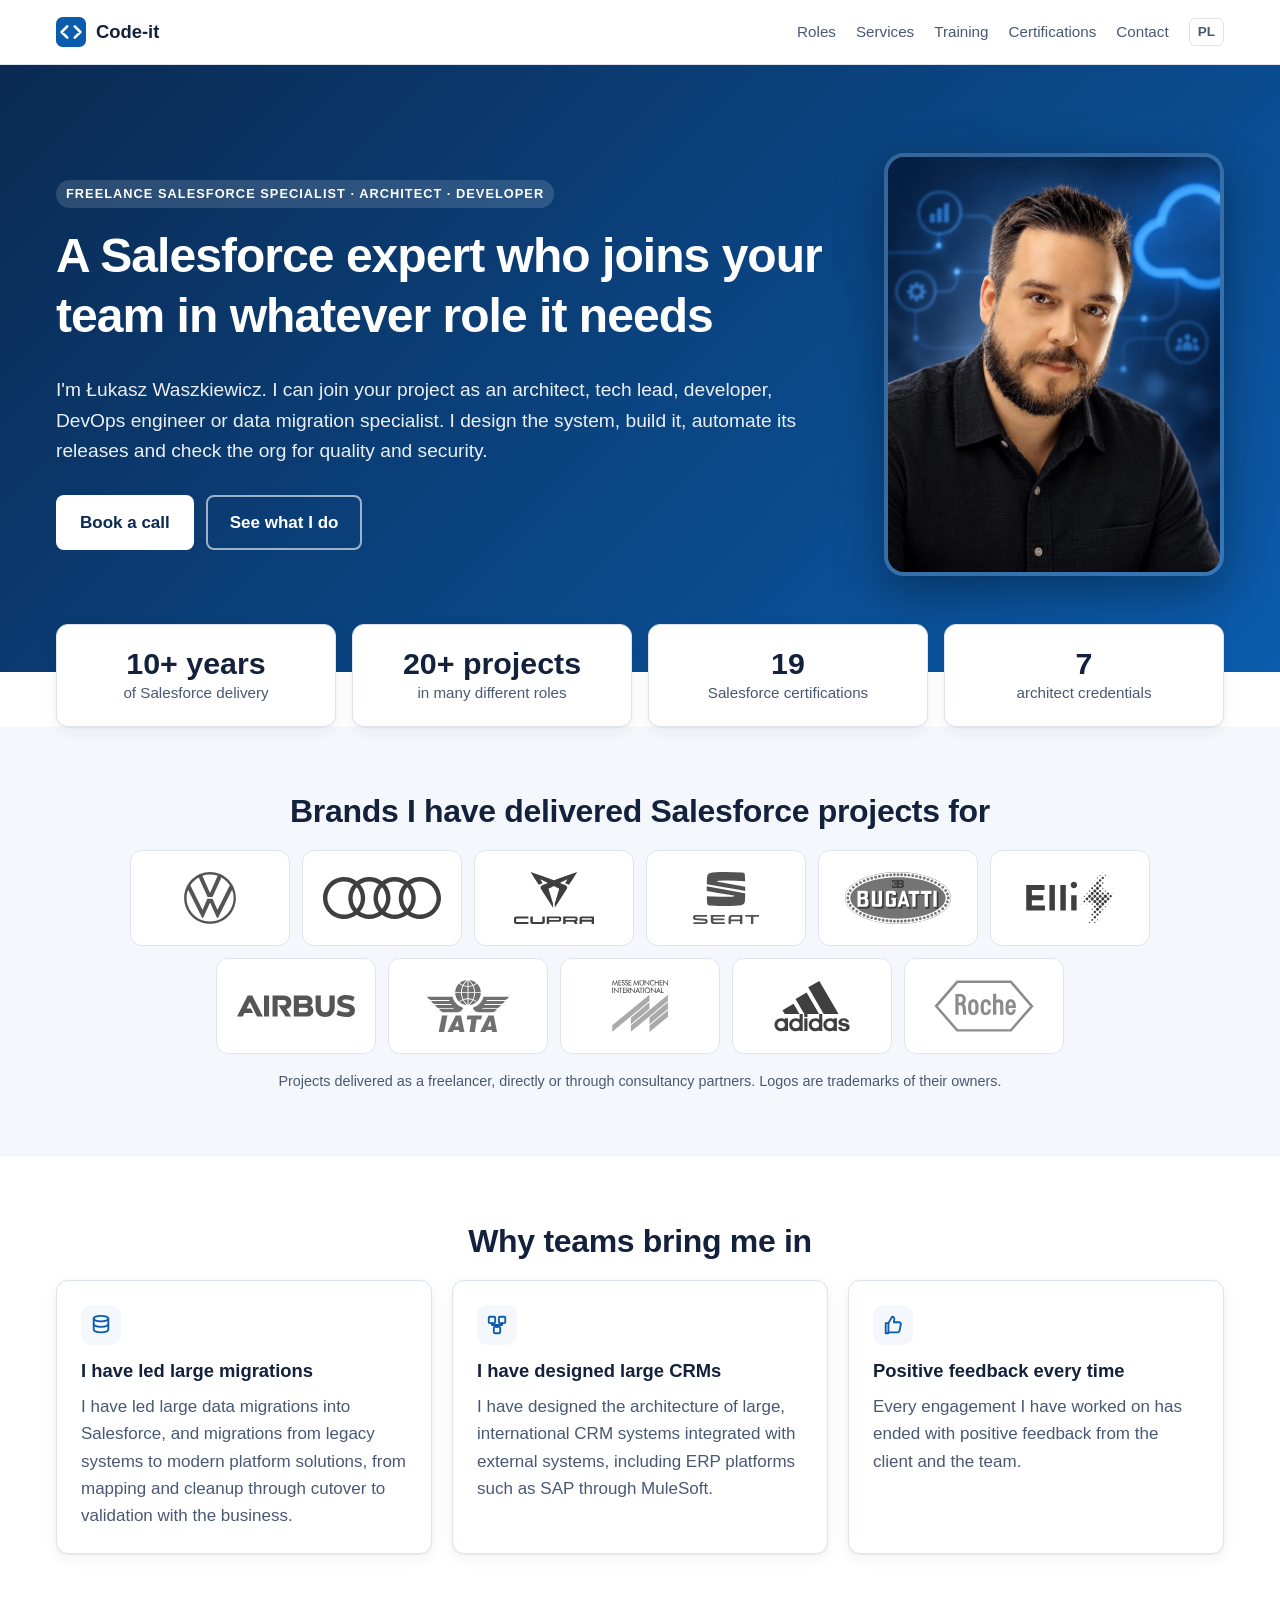
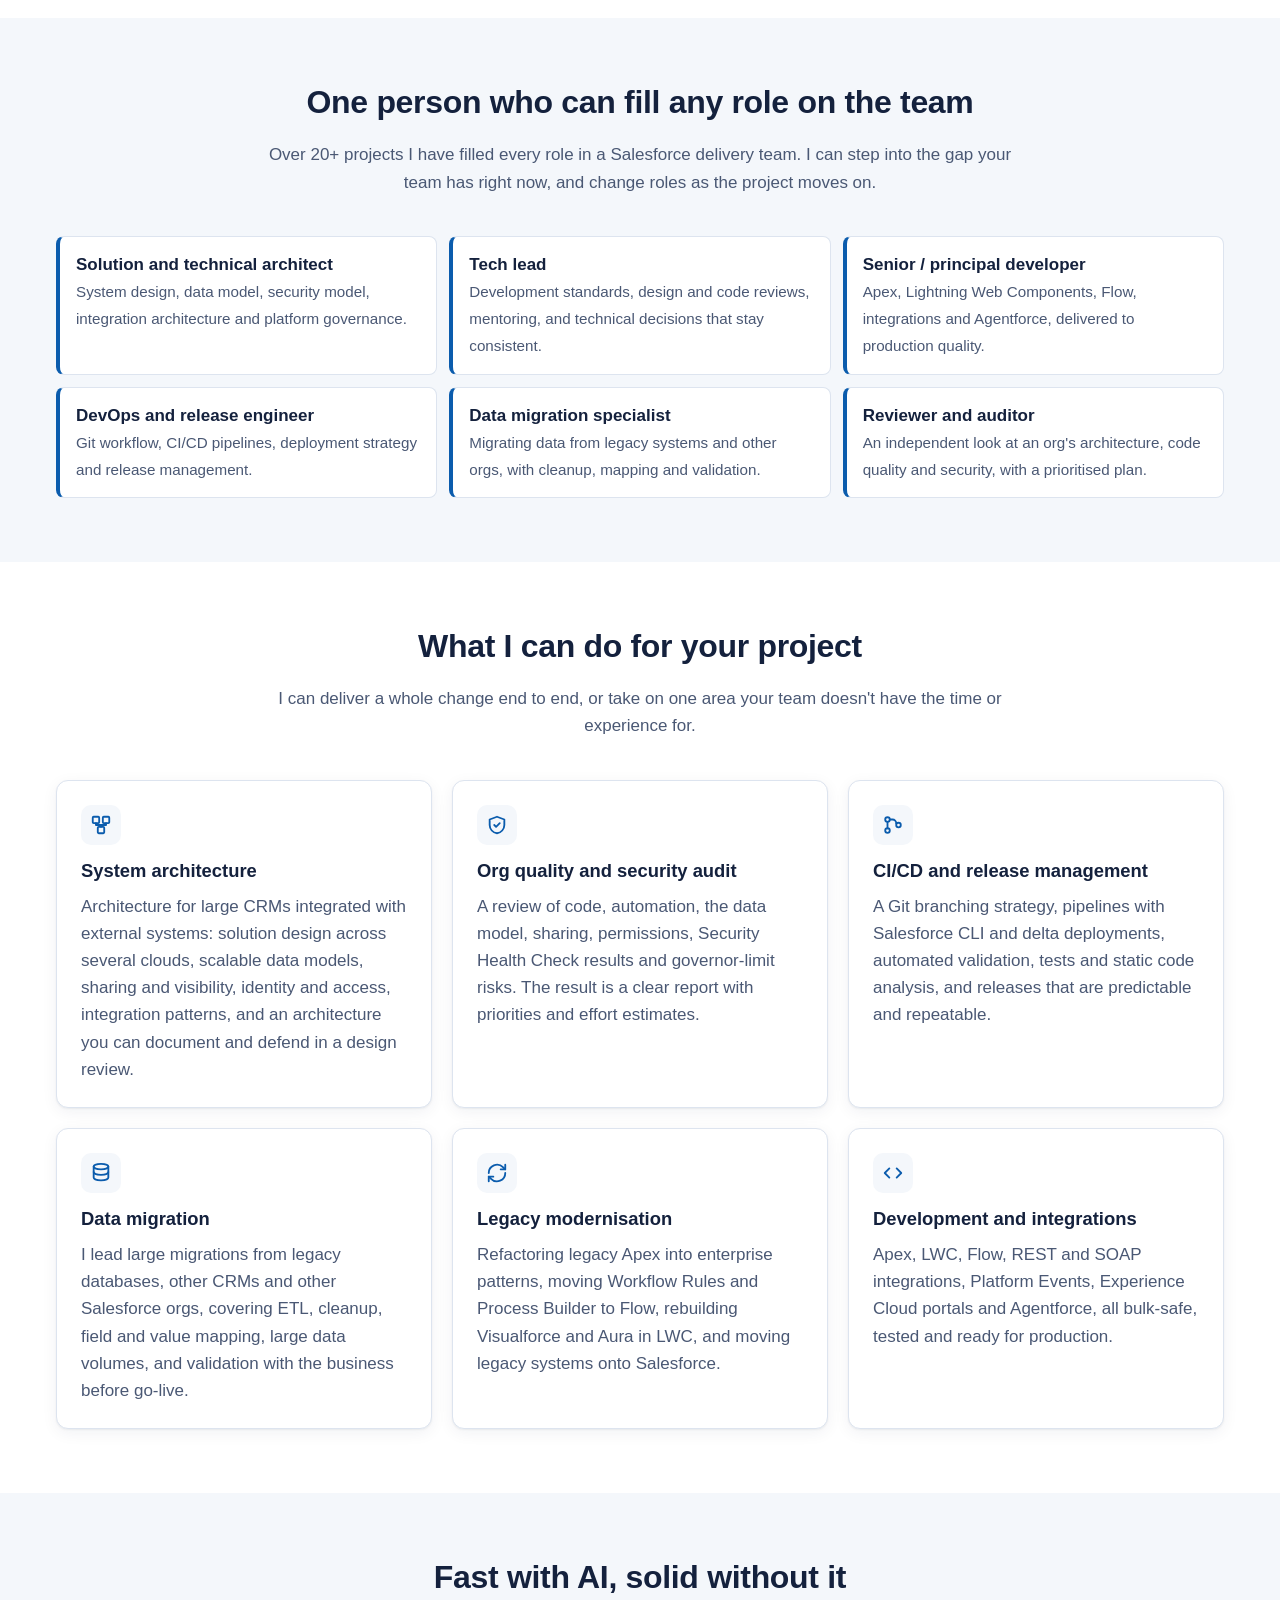
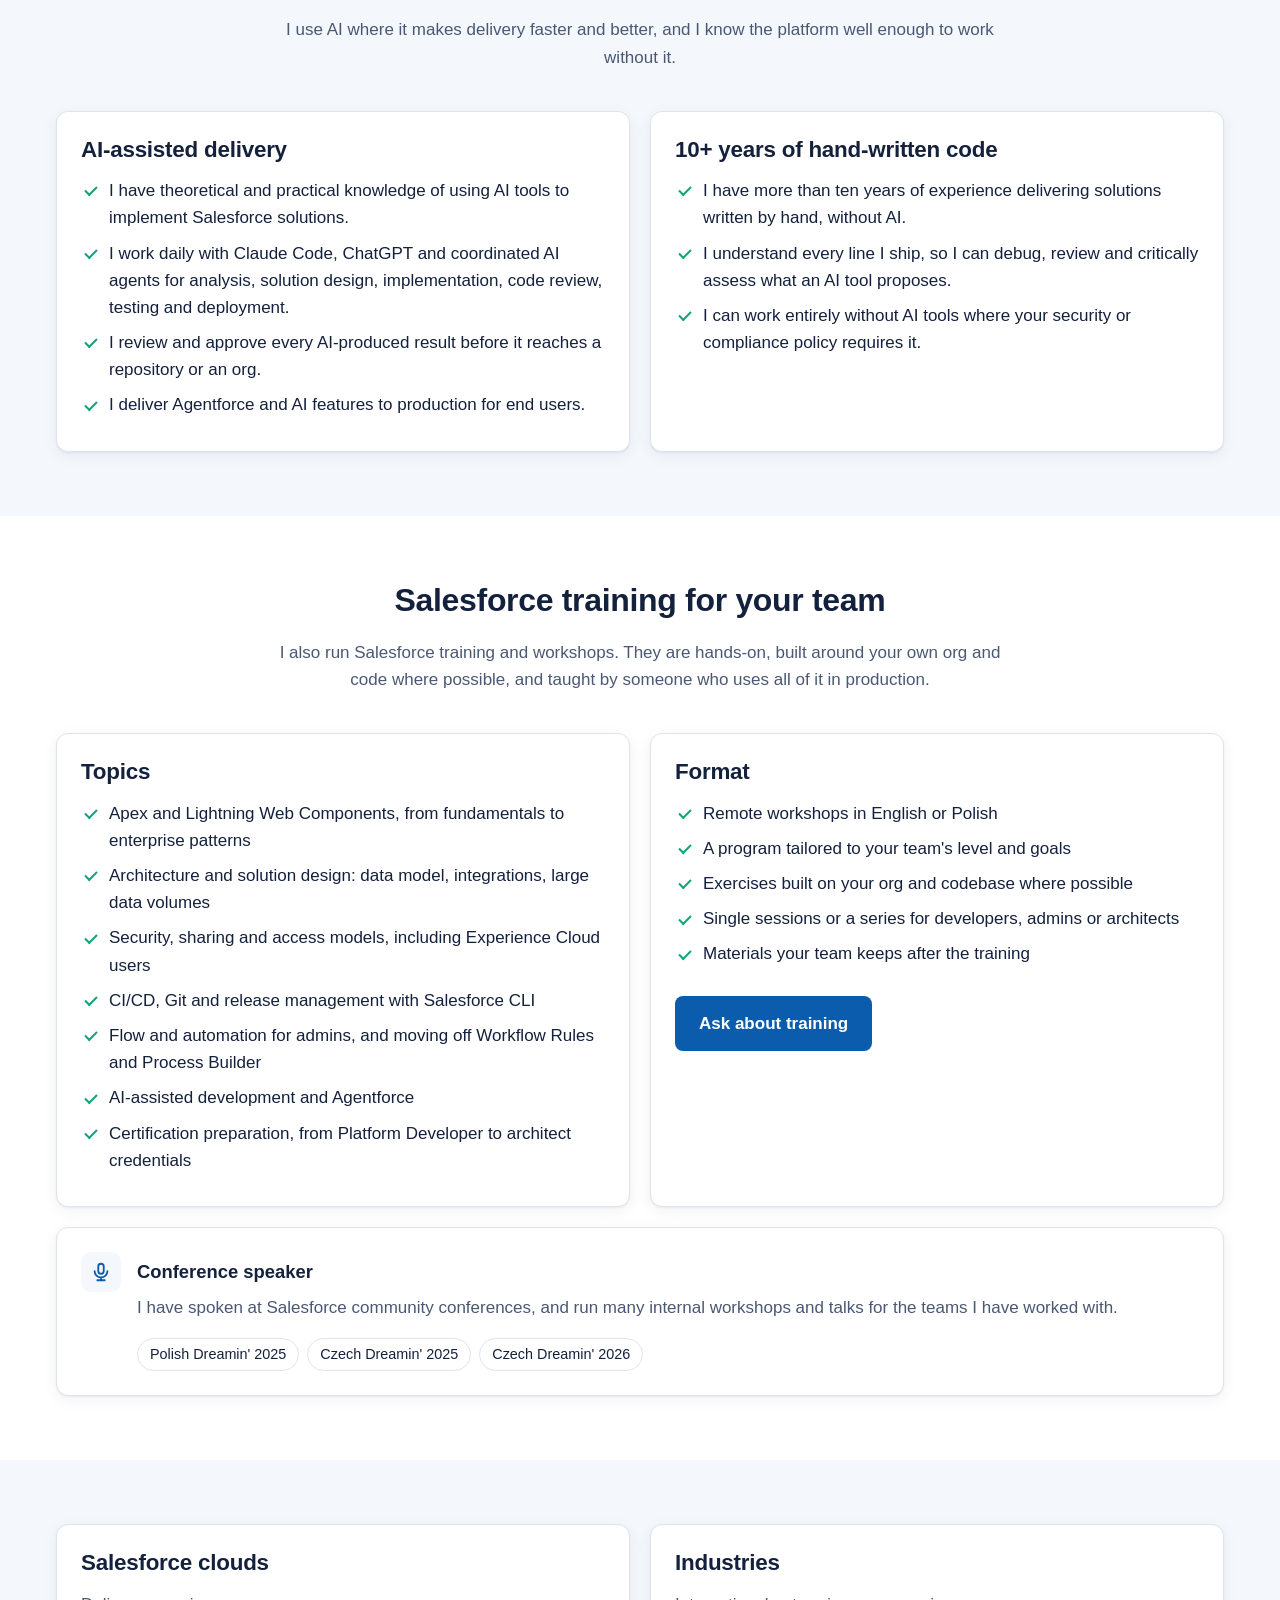
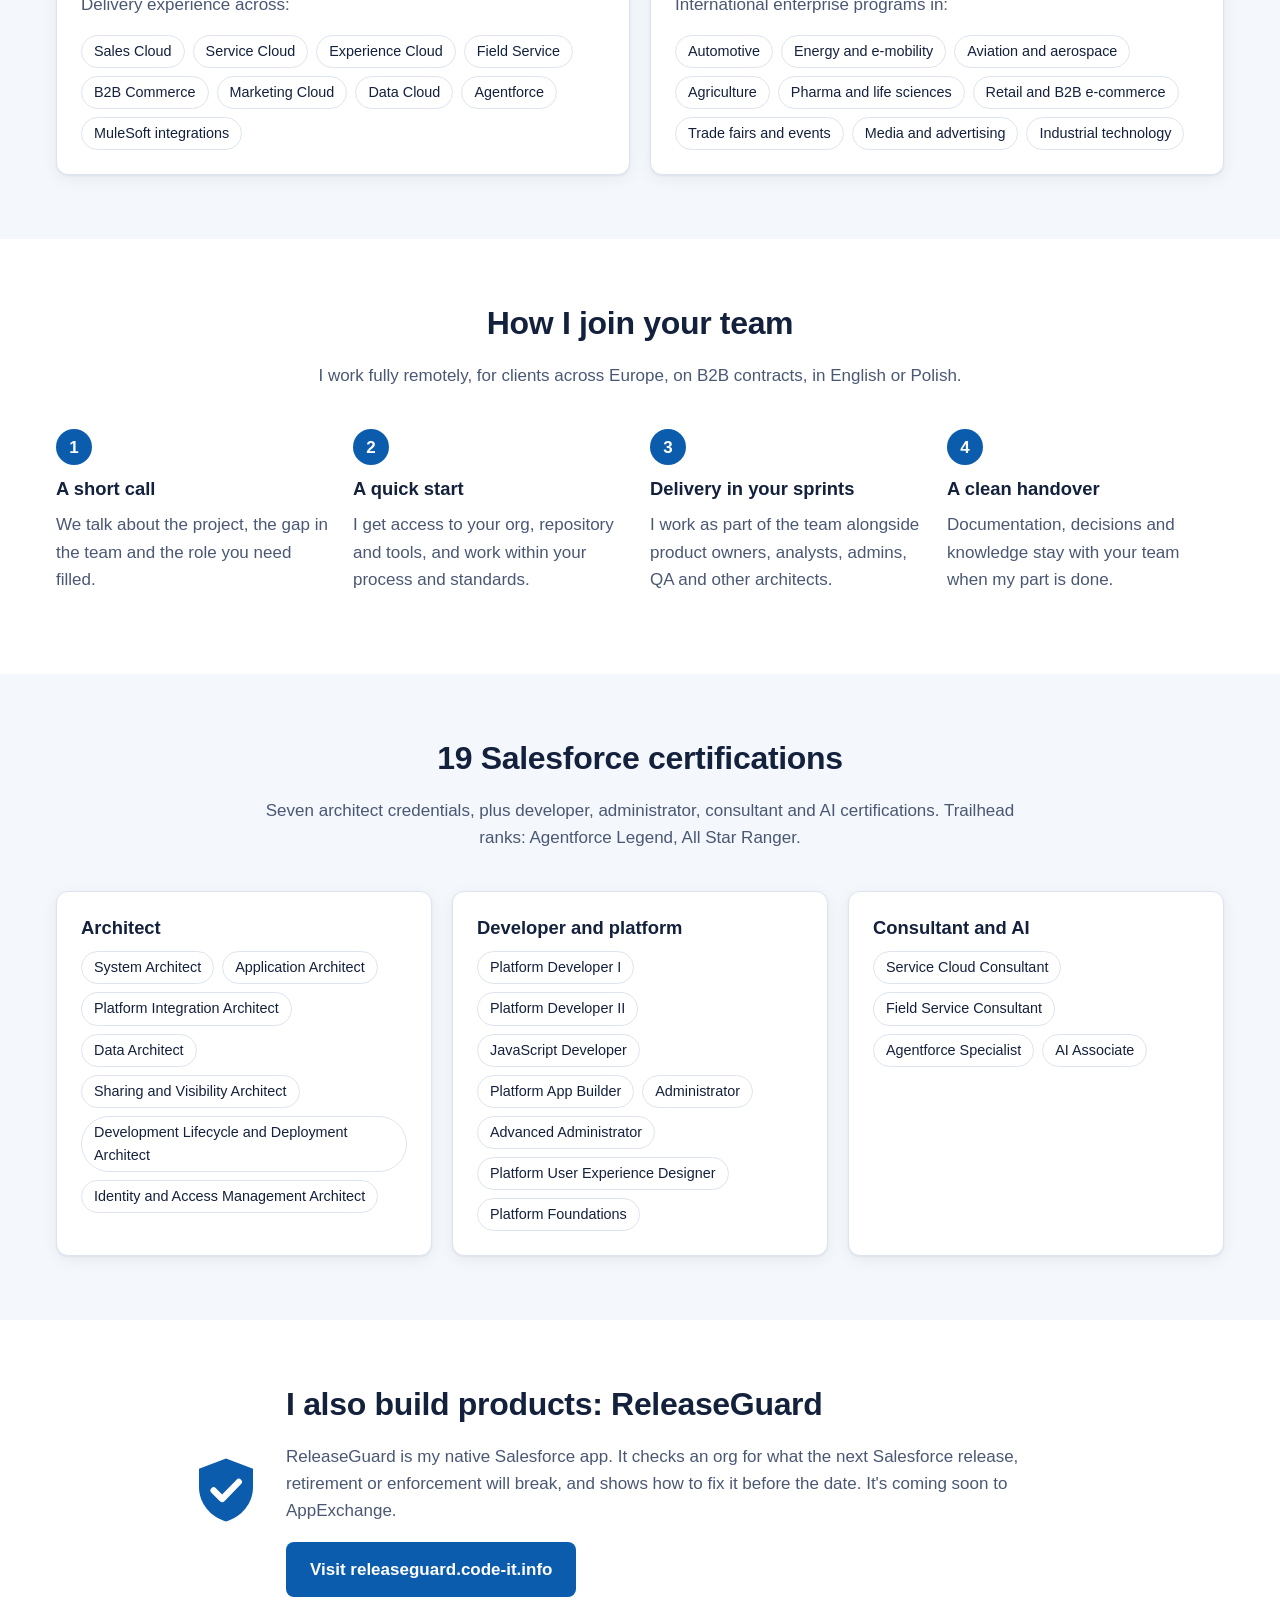
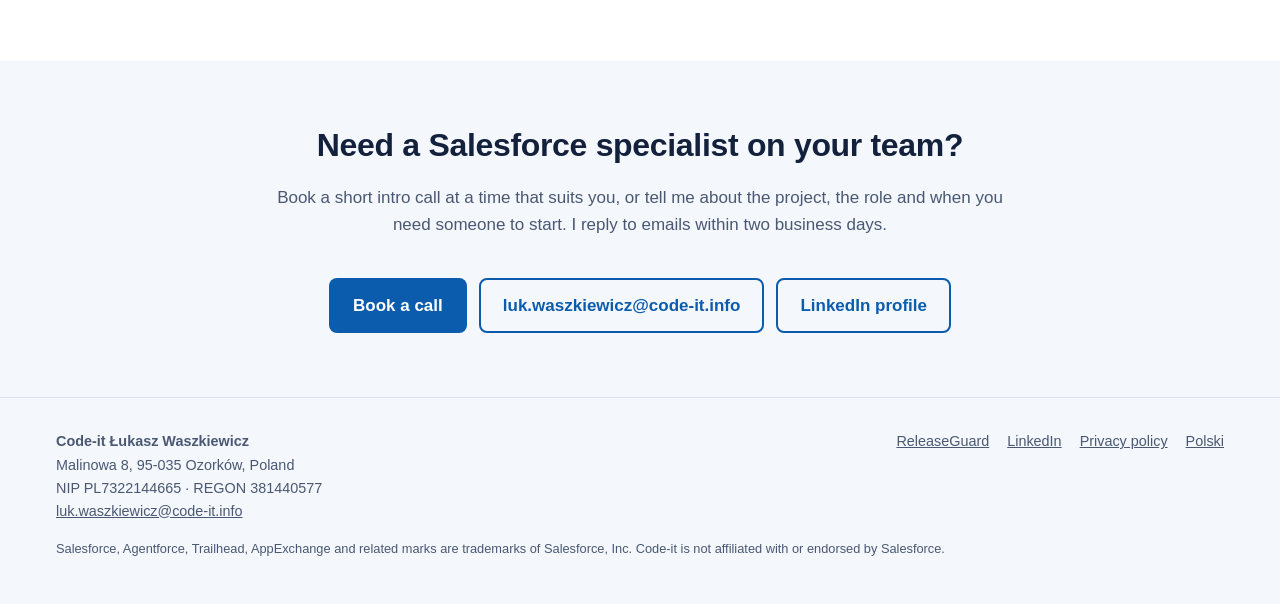
<file: index.html>
<!doctype html>
<html lang="en">
<head>
  <meta charset="utf-8">
  <meta name="viewport" content="width=device-width, initial-scale=1">
  <title>Code-it — freelance Salesforce architect and developer</title>
  <meta name="description" content="Łukasz Waszkiewicz, freelance Salesforce specialist, architect and developer. Joins your team in any role: architecture, development, CI/CD, data and legacy migration, org quality and security audits. 20+ projects, 19 certifications.">
  <link rel="canonical" href="https://code-it.info/">
  <link rel="alternate" hreflang="en" href="https://code-it.info/">
  <link rel="alternate" hreflang="pl" href="https://code-it.info/pl/">
  <link rel="icon" href="assets/favicon.svg" type="image/svg+xml">
  <link rel="stylesheet" href="assets/style.css">
</head>
<body>
  <a class="skip-link" href="#main">Skip to content</a>

  <header class="site-header">
    <div class="container">
      <a class="brand" href="./">
        <svg viewBox="0 0 32 32" aria-hidden="true"><rect width="32" height="32" rx="7" fill="#0b5cad"/><path d="m12 10-6 6 6 6M20 10l6 6-6 6" fill="none" stroke="#fff" stroke-width="2.8" stroke-linecap="round" stroke-linejoin="round"/></svg>
        Code-it
      </a>
      <nav class="site-nav" aria-label="Main">
        <a href="#roles">Roles</a>
        <a href="#services">Services</a>
        <a href="#training">Training</a>
        <a href="#certifications">Certifications</a>
        <a href="#contact">Contact</a>
        <a class="lang-switch" href="pl/" hreflang="pl" lang="pl" aria-label="Polska wersja strony">PL</a>
      </nav>
    </div>
  </header>

  <main id="main">
    <section class="hero">
      <div class="container hero-grid">
        <div>
          <span class="eyebrow">Freelance Salesforce specialist · Architect · Developer</span>
          <h1>A Salesforce expert who joins your team in whatever role it needs</h1>
          <p class="lead">I'm Łukasz Waszkiewicz. I can join your project as an architect, tech lead, developer,
            DevOps engineer or data migration specialist. I design the system, build it, automate its releases and
            check the org for quality and security.</p>
          <div class="actions">
            <a class="button button-primary" href="https://calendar.app.google/eNBjbJVFZvxkQEmh6" target="_blank" rel="noopener">Book a call</a>
            <a class="button button-outline" href="#services">See what I do</a>
          </div>
        </div>
        <figure class="portrait">
          <img src="assets/lukasz-waszkiewicz.jpg" width="720" height="900" alt="Łukasz Waszkiewicz">
        </figure>
      </div>
    </section>

    <section class="stats" aria-label="Key figures">
      <div class="container">
        <ul>
          <li><strong>10+ years</strong>of Salesforce delivery</li>
          <li><strong>20+ projects</strong>in many different roles</li>
          <li><strong>19</strong>Salesforce certifications</li>
          <li><strong>7</strong>architect credentials</li>
        </ul>
      </div>
    </section>

    <section class="section section-soft" id="clients">
      <div class="container">
        <h2>Brands I have delivered Salesforce projects for</h2>
        <ul class="logos">
          <li><img src="assets/clients/volkswagen.svg" alt="Volkswagen" loading="lazy"></li>
          <li><img src="assets/clients/audi.svg" alt="Audi" loading="lazy"></li>
          <li><img src="assets/clients/cupra.svg" alt="Cupra" loading="lazy"></li>
          <li><img src="assets/clients/seat.svg" alt="SEAT" loading="lazy"></li>
          <li><img src="assets/clients/bugatti.svg" alt="Bugatti" loading="lazy"></li>
          <li><img src="assets/clients/elli.svg" alt="Elli" loading="lazy"></li>
          <li><img src="assets/clients/airbus.svg" alt="Airbus" loading="lazy"></li>
          <li><img src="assets/clients/iata.svg" alt="IATA" loading="lazy"></li>
          <li><img src="assets/clients/messe-muenchen.svg" alt="Messe München" loading="lazy"></li>
          <li><img src="assets/clients/adidas.svg" alt="adidas" loading="lazy"></li>
          <li><img src="assets/clients/roche.svg" alt="Roche" loading="lazy"></li>
        </ul>
        <p class="logos-note">Projects delivered as a freelancer, directly or through consultancy partners. Logos are
          trademarks of their owners.</p>
      </div>
    </section>

    <section class="section" id="track-record">
      <div class="container">
        <h2>Why teams bring me in</h2>
        <div class="grid">
          <article class="card">
            <div class="icon"><svg viewBox="0 0 24 24" fill="none" stroke="currentColor" stroke-width="2" stroke-linecap="round" stroke-linejoin="round" aria-hidden="true"><ellipse cx="12" cy="5" rx="8" ry="3"/><path d="M4 5v6c0 1.7 3.6 3 8 3s8-1.3 8-3V5"/><path d="M4 11v6c0 1.7 3.6 3 8 3s8-1.3 8-3v-6"/></svg></div>
            <h3>I have led large migrations</h3>
            <p class="muted">I have led large data migrations into Salesforce, and migrations from legacy systems to
              modern platform solutions, from mapping and cleanup through cutover to validation with the
              business.</p>
          </article>
          <article class="card">
            <div class="icon"><svg viewBox="0 0 24 24" fill="none" stroke="currentColor" stroke-width="2" stroke-linecap="round" stroke-linejoin="round" aria-hidden="true"><rect x="3" y="3" width="7" height="7" rx="1"/><rect x="14" y="3" width="7" height="7" rx="1"/><rect x="8.5" y="14" width="7" height="7" rx="1"/><path d="M6.5 10v2h11v-2M12 12v2"/></svg></div>
            <h3>I have designed large CRMs</h3>
            <p class="muted">I have designed the architecture of large, international CRM systems integrated with
              external systems, including ERP platforms such as SAP through MuleSoft.</p>
          </article>
          <article class="card">
            <div class="icon"><svg viewBox="0 0 24 24" fill="none" stroke="currentColor" stroke-width="2" stroke-linecap="round" stroke-linejoin="round" aria-hidden="true"><path d="M7 10v11H4V10z"/><path d="M7 10l4-7c1.7 0 2.7 1.2 2.4 2.8L13 9h5.5a2 2 0 0 1 2 2.4l-1.4 7A2 2 0 0 1 17.1 20H7"/></svg></div>
            <h3>Positive feedback every time</h3>
            <p class="muted">Every engagement I have worked on has ended with positive feedback from the client and
              the team.</p>
          </article>
        </div>
      </div>
    </section>

    <section class="section section-soft" id="roles">
      <div class="container">
        <h2>One person who can fill any role on the team</h2>
        <p class="section-intro">Over 20+ projects I have filled every role in a Salesforce delivery team. I can step
          into the gap your team has right now, and change roles as the project moves on.</p>
        <ul class="roles">
          <li><strong>Solution and technical architect</strong><span>System design, data model, security model,
            integration architecture and platform governance.</span></li>
          <li><strong>Tech lead</strong><span>Development standards, design and code reviews, mentoring, and
            technical decisions that stay consistent.</span></li>
          <li><strong>Senior / principal developer</strong><span>Apex, Lightning Web Components, Flow, integrations
            and Agentforce, delivered to production quality.</span></li>
          <li><strong>DevOps and release engineer</strong><span>Git workflow, CI/CD pipelines, deployment strategy and
            release management.</span></li>
          <li><strong>Data migration specialist</strong><span>Migrating data from legacy systems and other orgs, with
            cleanup, mapping and validation.</span></li>
          <li><strong>Reviewer and auditor</strong><span>An independent look at an org's architecture, code quality and
            security, with a prioritised plan.</span></li>
        </ul>
      </div>
    </section>

    <section class="section" id="services">
      <div class="container">
        <h2>What I can do for your project</h2>
        <p class="section-intro">I can deliver a whole change end to end, or take on one area your team doesn't have
          the time or experience for.</p>
        <div class="grid">
          <article class="card">
            <div class="icon"><svg viewBox="0 0 24 24" fill="none" stroke="currentColor" stroke-width="2" stroke-linecap="round" stroke-linejoin="round" aria-hidden="true"><rect x="3" y="3" width="7" height="7" rx="1"/><rect x="14" y="3" width="7" height="7" rx="1"/><rect x="8.5" y="14" width="7" height="7" rx="1"/><path d="M6.5 10v2h11v-2M12 12v2"/></svg></div>
            <h3>System architecture</h3>
            <p class="muted">Architecture for large CRMs integrated with external systems: solution design across
              several clouds, scalable data models, sharing and visibility, identity and access, integration patterns,
              and an architecture you can document and defend in a design review.</p>
          </article>
          <article class="card">
            <div class="icon"><svg viewBox="0 0 24 24" fill="none" stroke="currentColor" stroke-width="2" stroke-linecap="round" stroke-linejoin="round" aria-hidden="true"><path d="M12 3 4 6v6c0 4.6 3.4 8.4 8 9 4.6-.6 8-4.4 8-9V6z"/><path d="m9 12 2 2 4-4"/></svg></div>
            <h3>Org quality and security audit</h3>
            <p class="muted">A review of code, automation, the data model, sharing, permissions, Security Health Check
              results and governor-limit risks. The result is a clear report with priorities and effort estimates.</p>
          </article>
          <article class="card">
            <div class="icon"><svg viewBox="0 0 24 24" fill="none" stroke="currentColor" stroke-width="2" stroke-linecap="round" stroke-linejoin="round" aria-hidden="true"><circle cx="6" cy="6" r="2.5"/><circle cx="6" cy="18" r="2.5"/><circle cx="18" cy="12" r="2.5"/><path d="M6 8.5v7M8.5 6h3a4 4 0 0 1 4 4v-.5"/></svg></div>
            <h3>CI/CD and release management</h3>
            <p class="muted">A Git branching strategy, pipelines with Salesforce CLI and delta deployments, automated
              validation, tests and static code analysis, and releases that are predictable and repeatable.</p>
          </article>
          <article class="card">
            <div class="icon"><svg viewBox="0 0 24 24" fill="none" stroke="currentColor" stroke-width="2" stroke-linecap="round" stroke-linejoin="round" aria-hidden="true"><ellipse cx="12" cy="5" rx="8" ry="3"/><path d="M4 5v6c0 1.7 3.6 3 8 3s8-1.3 8-3V5"/><path d="M4 11v6c0 1.7 3.6 3 8 3s8-1.3 8-3v-6"/></svg></div>
            <h3>Data migration</h3>
            <p class="muted">I lead large migrations from legacy databases, other CRMs and other Salesforce orgs,
              covering ETL, cleanup, field and value mapping, large data volumes, and validation with the business
              before go-live.</p>
          </article>
          <article class="card">
            <div class="icon"><svg viewBox="0 0 24 24" fill="none" stroke="currentColor" stroke-width="2" stroke-linecap="round" stroke-linejoin="round" aria-hidden="true"><path d="M3 12a9 9 0 0 1 15.5-6.3L21 8"/><path d="M21 3v5h-5"/><path d="M21 12a9 9 0 0 1-15.5 6.3L3 16"/><path d="M3 21v-5h5"/></svg></div>
            <h3>Legacy modernisation</h3>
            <p class="muted">Refactoring legacy Apex into enterprise patterns, moving Workflow Rules and Process Builder
              to Flow, rebuilding Visualforce and Aura in LWC, and moving legacy systems onto Salesforce.</p>
          </article>
          <article class="card">
            <div class="icon"><svg viewBox="0 0 24 24" fill="none" stroke="currentColor" stroke-width="2" stroke-linecap="round" stroke-linejoin="round" aria-hidden="true"><path d="m8 7-5 5 5 5M16 7l5 5-5 5"/></svg></div>
            <h3>Development and integrations</h3>
            <p class="muted">Apex, LWC, Flow, REST and SOAP integrations, Platform Events, Experience Cloud portals and
              Agentforce, all bulk-safe, tested and ready for production.</p>
          </article>
        </div>
      </div>
    </section>

    <section class="section section-soft" id="ai">
      <div class="container">
        <h2>Fast with AI, solid without it</h2>
        <p class="section-intro">I use AI where it makes delivery faster and better, and I know the platform well
          enough to work without it.</p>
        <div class="pair">
          <div class="card">
            <h2>AI-assisted delivery</h2>
            <ul class="check-list">
              <li>I have theoretical and practical knowledge of using AI tools to implement Salesforce solutions.</li>
              <li>I work daily with Claude Code, ChatGPT and coordinated AI agents for analysis, solution design,
                implementation, code review, testing and deployment.</li>
              <li>I review and approve every AI-produced result before it reaches a repository or an org.</li>
              <li>I deliver Agentforce and AI features to production for end users.</li>
            </ul>
          </div>
          <div class="card">
            <h2>10+ years of hand-written code</h2>
            <ul class="check-list">
              <li>I have more than ten years of experience delivering solutions written by hand, without AI.</li>
              <li>I understand every line I ship, so I can debug, review and critically assess what an AI tool
                proposes.</li>
              <li>I can work entirely without AI tools where your security or compliance policy requires it.</li>
            </ul>
          </div>
        </div>
      </div>
    </section>

    <section class="section" id="training">
      <div class="container">
        <h2>Salesforce training for your team</h2>
        <p class="section-intro">I also run Salesforce training and workshops. They are hands-on, built around your
          own org and code where possible, and taught by someone who uses all of it in production.</p>
        <div class="pair">
          <div class="card">
            <h2>Topics</h2>
            <ul class="check-list">
              <li>Apex and Lightning Web Components, from fundamentals to enterprise patterns</li>
              <li>Architecture and solution design: data model, integrations, large data volumes</li>
              <li>Security, sharing and access models, including Experience Cloud users</li>
              <li>CI/CD, Git and release management with Salesforce CLI</li>
              <li>Flow and automation for admins, and moving off Workflow Rules and Process Builder</li>
              <li>AI-assisted development and Agentforce</li>
              <li>Certification preparation, from Platform Developer to architect credentials</li>
            </ul>
          </div>
          <div class="card">
            <h2>Format</h2>
            <ul class="check-list">
              <li>Remote workshops in English or Polish</li>
              <li>A program tailored to your team's level and goals</li>
              <li>Exercises built on your org and codebase where possible</li>
              <li>Single sessions or a series for developers, admins or architects</li>
              <li>Materials your team keeps after the training</li>
            </ul>
            <div class="actions">
              <a class="button button-brand" href="mailto:luk.waszkiewicz@code-it.info?subject=Salesforce%20training%20inquiry">Ask about training</a>
            </div>
          </div>
        </div>
        <div class="card speaker">
          <div class="icon"><svg viewBox="0 0 24 24" fill="none" stroke="currentColor" stroke-width="2" stroke-linecap="round" stroke-linejoin="round" aria-hidden="true"><rect x="9" y="3" width="6" height="11" rx="3"/><path d="M5 11a7 7 0 0 0 14 0M12 18v3M8 21h8"/></svg></div>
          <div>
            <h3>Conference speaker</h3>
            <p class="muted">I have spoken at Salesforce community conferences, and run many internal workshops and
              talks for the teams I have worked with.</p>
            <ul class="chips">
              <li>Polish Dreamin' 2025</li>
              <li>Czech Dreamin' 2025</li>
              <li>Czech Dreamin' 2026</li>
            </ul>
          </div>
        </div>
      </div>
    </section>

    <section class="section section-soft">
      <div class="container">
        <div class="pair">
          <div class="card">
            <h2>Salesforce clouds</h2>
            <p class="muted">Delivery experience across:</p>
            <ul class="chips">
              <li>Sales Cloud</li>
              <li>Service Cloud</li>
              <li>Experience Cloud</li>
              <li>Field Service</li>
              <li>B2B Commerce</li>
              <li>Marketing Cloud</li>
              <li>Data Cloud</li>
              <li>Agentforce</li>
              <li>MuleSoft integrations</li>
            </ul>
          </div>
          <div class="card">
            <h2>Industries</h2>
            <p class="muted">International enterprise programs in:</p>
            <ul class="chips">
              <li>Automotive</li>
              <li>Energy and e-mobility</li>
              <li>Aviation and aerospace</li>
              <li>Agriculture</li>
              <li>Pharma and life sciences</li>
              <li>Retail and B2B e-commerce</li>
              <li>Trade fairs and events</li>
              <li>Media and advertising</li>
              <li>Industrial technology</li>
            </ul>
          </div>
        </div>
      </div>
    </section>

    <section class="section">
      <div class="container">
        <h2>How I join your team</h2>
        <p class="section-intro">I work fully remotely, for clients across Europe, on B2B contracts, in English or
          Polish.</p>
        <ol class="steps">
          <li>
            <h3>A short call</h3>
            <p class="muted">We talk about the project, the gap in the team and the role you need filled.</p>
          </li>
          <li>
            <h3>A quick start</h3>
            <p class="muted">I get access to your org, repository and tools, and work within your process and
              standards.</p>
          </li>
          <li>
            <h3>Delivery in your sprints</h3>
            <p class="muted">I work as part of the team alongside product owners, analysts, admins, QA and other
              architects.</p>
          </li>
          <li>
            <h3>A clean handover</h3>
            <p class="muted">Documentation, decisions and knowledge stay with your team when my part is done.</p>
          </li>
        </ol>
      </div>
    </section>


    <section class="section section-soft" id="certifications">
      <div class="container">
        <h2>19 Salesforce certifications</h2>
        <p class="section-intro">Seven architect credentials, plus developer, administrator, consultant and AI
          certifications. Trailhead ranks: Agentforce Legend, All Star Ranger.</p>
        <div class="grid">
          <div class="card cert-group">
            <h3>Architect</h3>
            <ul class="chips">
              <li>System Architect</li>
              <li>Application Architect</li>
              <li>Platform Integration Architect</li>
              <li>Data Architect</li>
              <li>Sharing and Visibility Architect</li>
              <li>Development Lifecycle and Deployment Architect</li>
              <li>Identity and Access Management Architect</li>
            </ul>
          </div>
          <div class="card cert-group">
            <h3>Developer and platform</h3>
            <ul class="chips">
              <li>Platform Developer I</li>
              <li>Platform Developer II</li>
              <li>JavaScript Developer</li>
              <li>Platform App Builder</li>
              <li>Administrator</li>
              <li>Advanced Administrator</li>
              <li>Platform User Experience Designer</li>
              <li>Platform Foundations</li>
            </ul>
          </div>
          <div class="card cert-group">
            <h3>Consultant and AI</h3>
            <ul class="chips">
              <li>Service Cloud Consultant</li>
              <li>Field Service Consultant</li>
              <li>Agentforce Specialist</li>
              <li>AI Associate</li>
            </ul>
          </div>
        </div>
      </div>
    </section>

    <section class="section" id="releaseguard">
      <div class="container">
        <div class="product">
          <svg viewBox="0 0 32 32" aria-hidden="true"><path d="M16 2 4 6.5v8.2c0 7.3 5.1 13.3 12 15.3 6.9-2 12-8 12-15.3V6.5L16 2z" fill="#0b5cad"/><path d="m10.5 16.2 3.8 3.8 7.4-7.6" fill="none" stroke="#fff" stroke-width="2.8" stroke-linecap="round" stroke-linejoin="round"/></svg>
          <div>
            <h2>I also build products: ReleaseGuard</h2>
            <p class="muted">ReleaseGuard is my native Salesforce app. It checks an org for what the next Salesforce
              release, retirement or enforcement will break, and shows how to fix it before the date. It's coming
              soon to AppExchange.</p>
            <div class="actions">
              <a class="button button-brand" href="https://releaseguard.code-it.info">Visit releaseguard.code-it.info</a>
            </div>
          </div>
        </div>
      </div>
    </section>

    <section class="section section-soft contact" id="contact">
      <div class="container">
        <h2>Need a Salesforce specialist on your team?</h2>
        <p class="section-intro">Book a short intro call at a time that suits you, or tell me about the project, the
          role and when you need someone to start. I reply to emails within two business days.</p>
        <div class="actions">
          <a class="button button-brand" href="https://calendar.app.google/eNBjbJVFZvxkQEmh6" target="_blank" rel="noopener">Book a call</a>
          <a class="button button-brand-outline" href="mailto:luk.waszkiewicz@code-it.info?subject=Salesforce%20freelance%20inquiry">luk.waszkiewicz@code-it.info</a>
          <a class="button button-brand-outline" href="https://www.linkedin.com/in/lukwaszkiewicz" rel="noopener">LinkedIn profile</a>
        </div>
      </div>
    </section>
  </main>

  <footer class="site-footer">
    <div class="container">
      <address>
        <strong>Code-it Łukasz Waszkiewicz</strong><br>
        Malinowa 8, 95-035 Ozorków, Poland<br>
        NIP PL7322144665 · REGON 381440577<br>
        <a href="mailto:luk.waszkiewicz@code-it.info">luk.waszkiewicz@code-it.info</a>
      </address>
      <nav aria-label="Footer">
        <a href="https://releaseguard.code-it.info">ReleaseGuard</a>
        <a href="https://www.linkedin.com/in/lukwaszkiewicz" rel="noopener">LinkedIn</a>
        <a href="privacy.html">Privacy policy</a>
        <a href="pl/" hreflang="pl" lang="pl">Polski</a>
      </nav>
      <p class="disclaimer">Salesforce, Agentforce, Trailhead, AppExchange and related marks are trademarks of
        Salesforce, Inc. Code-it is not affiliated with or endorsed by Salesforce.</p>
    </div>
  </footer>
</body>
</html>
</file>
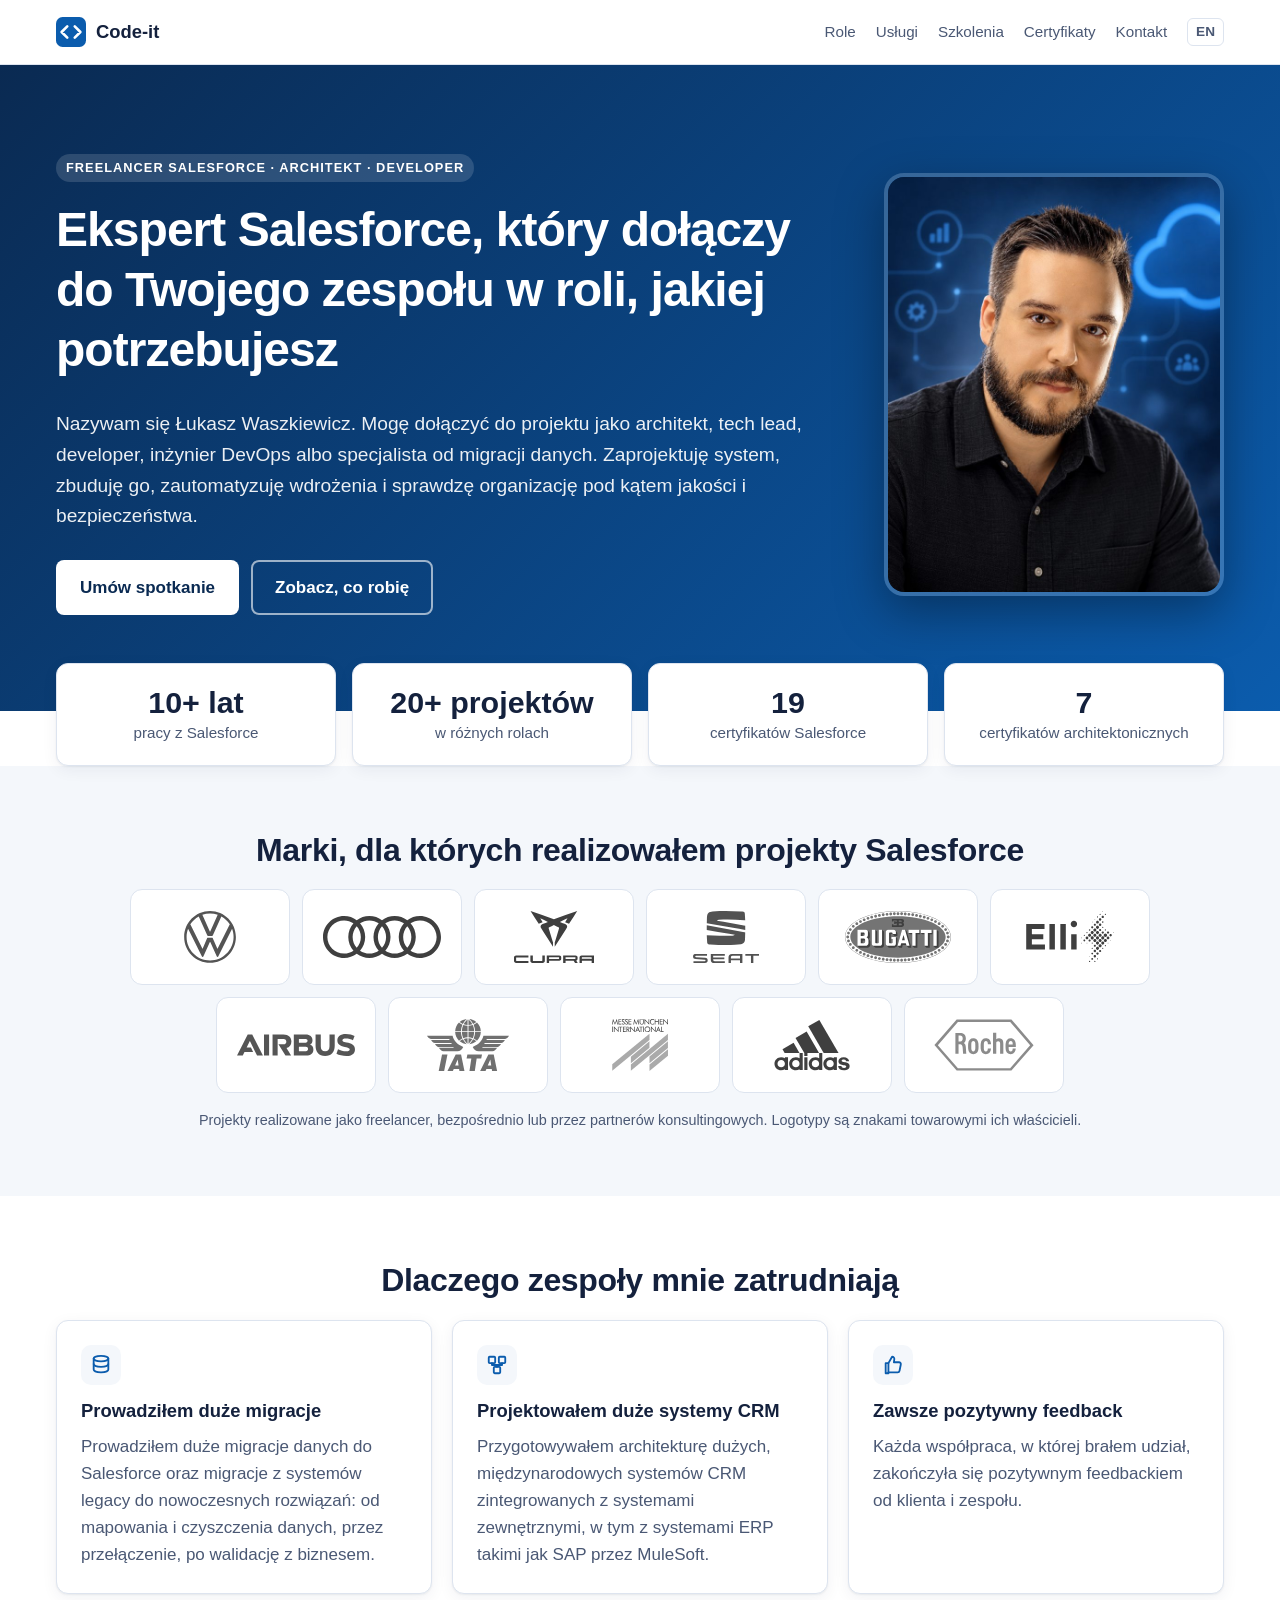
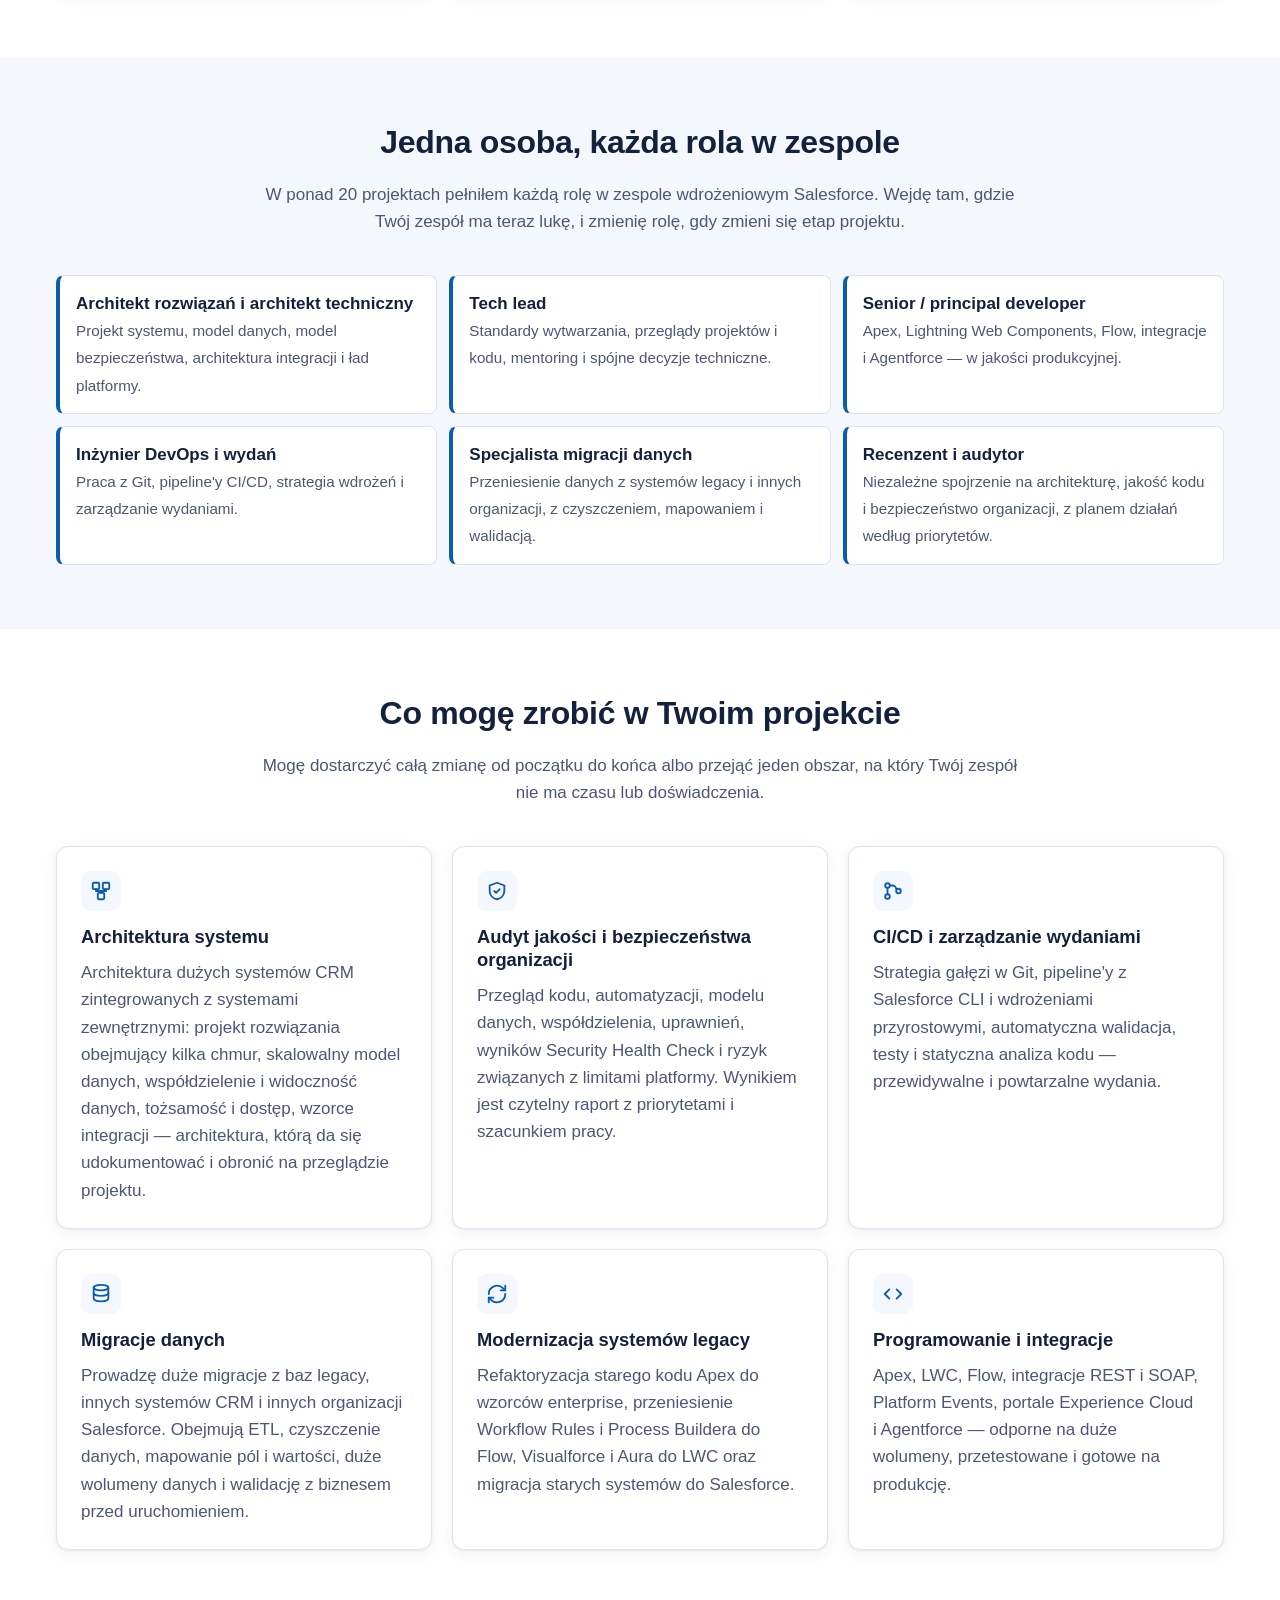
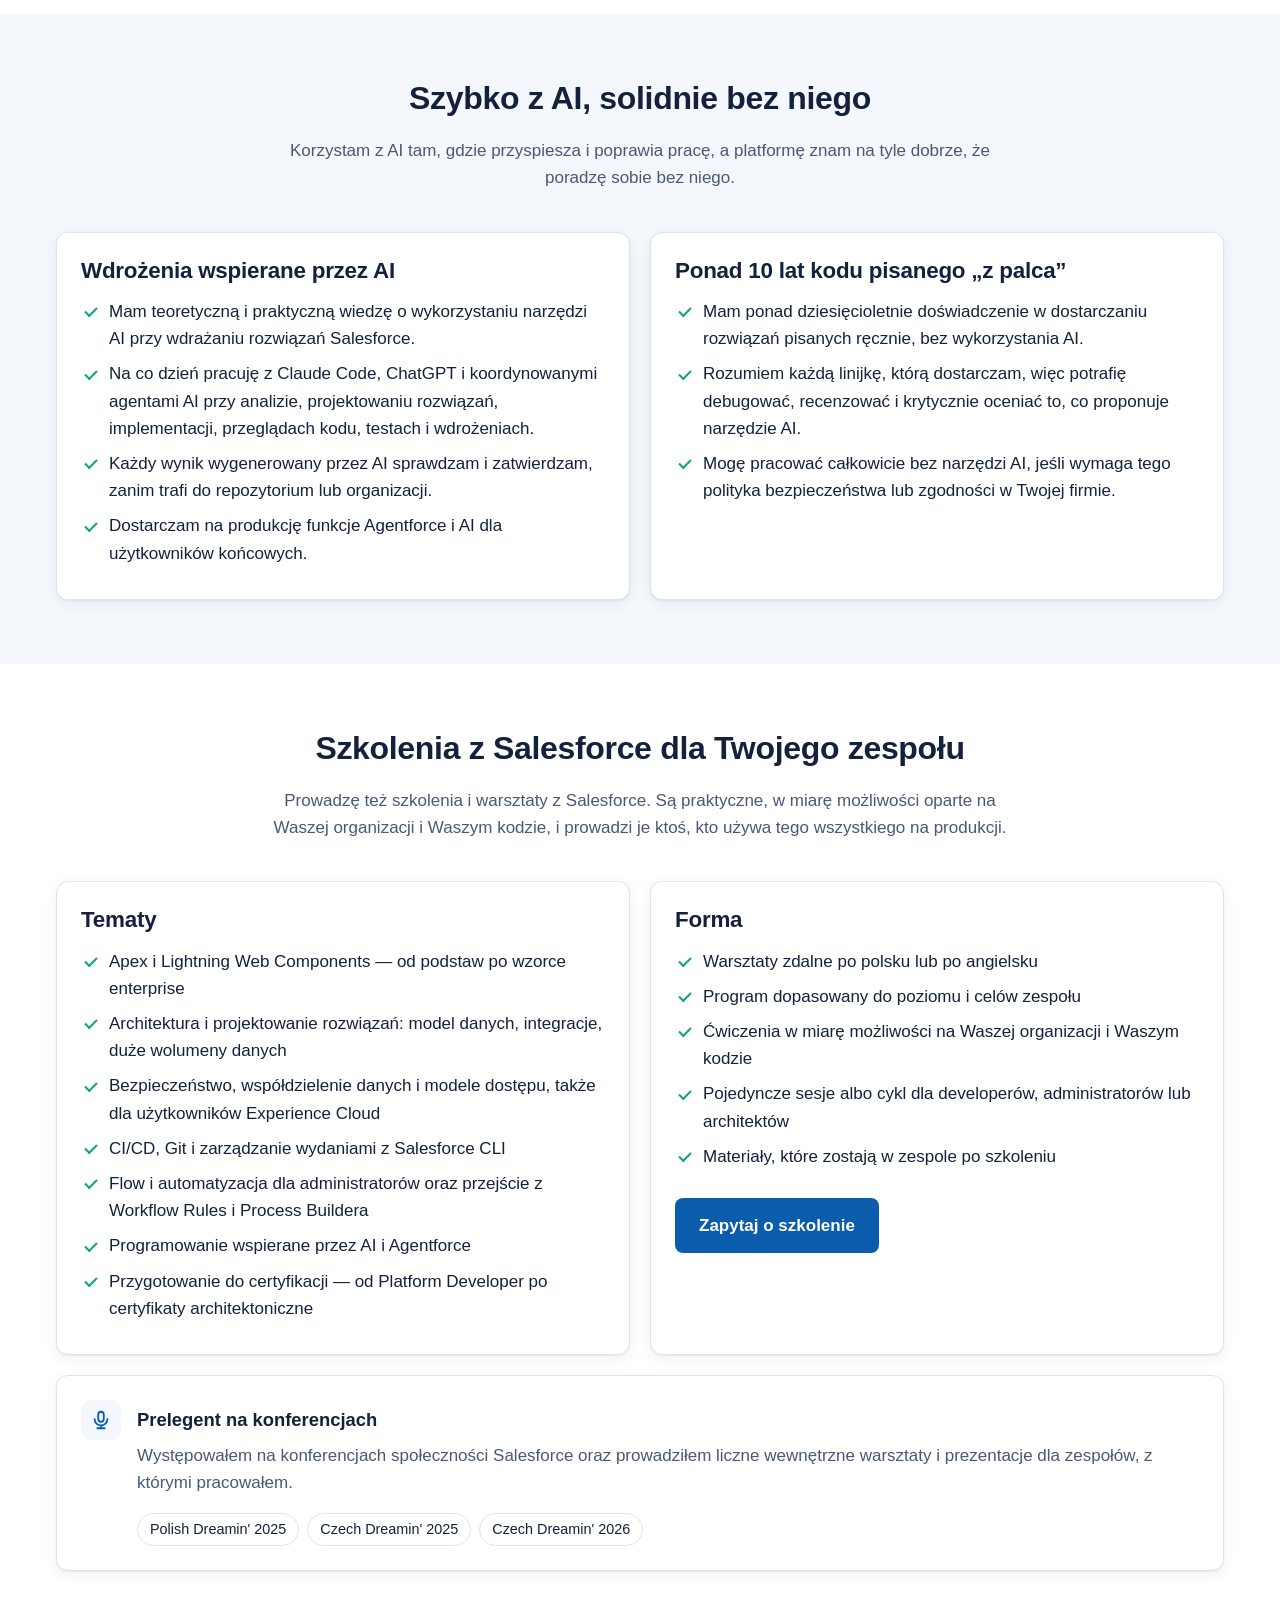
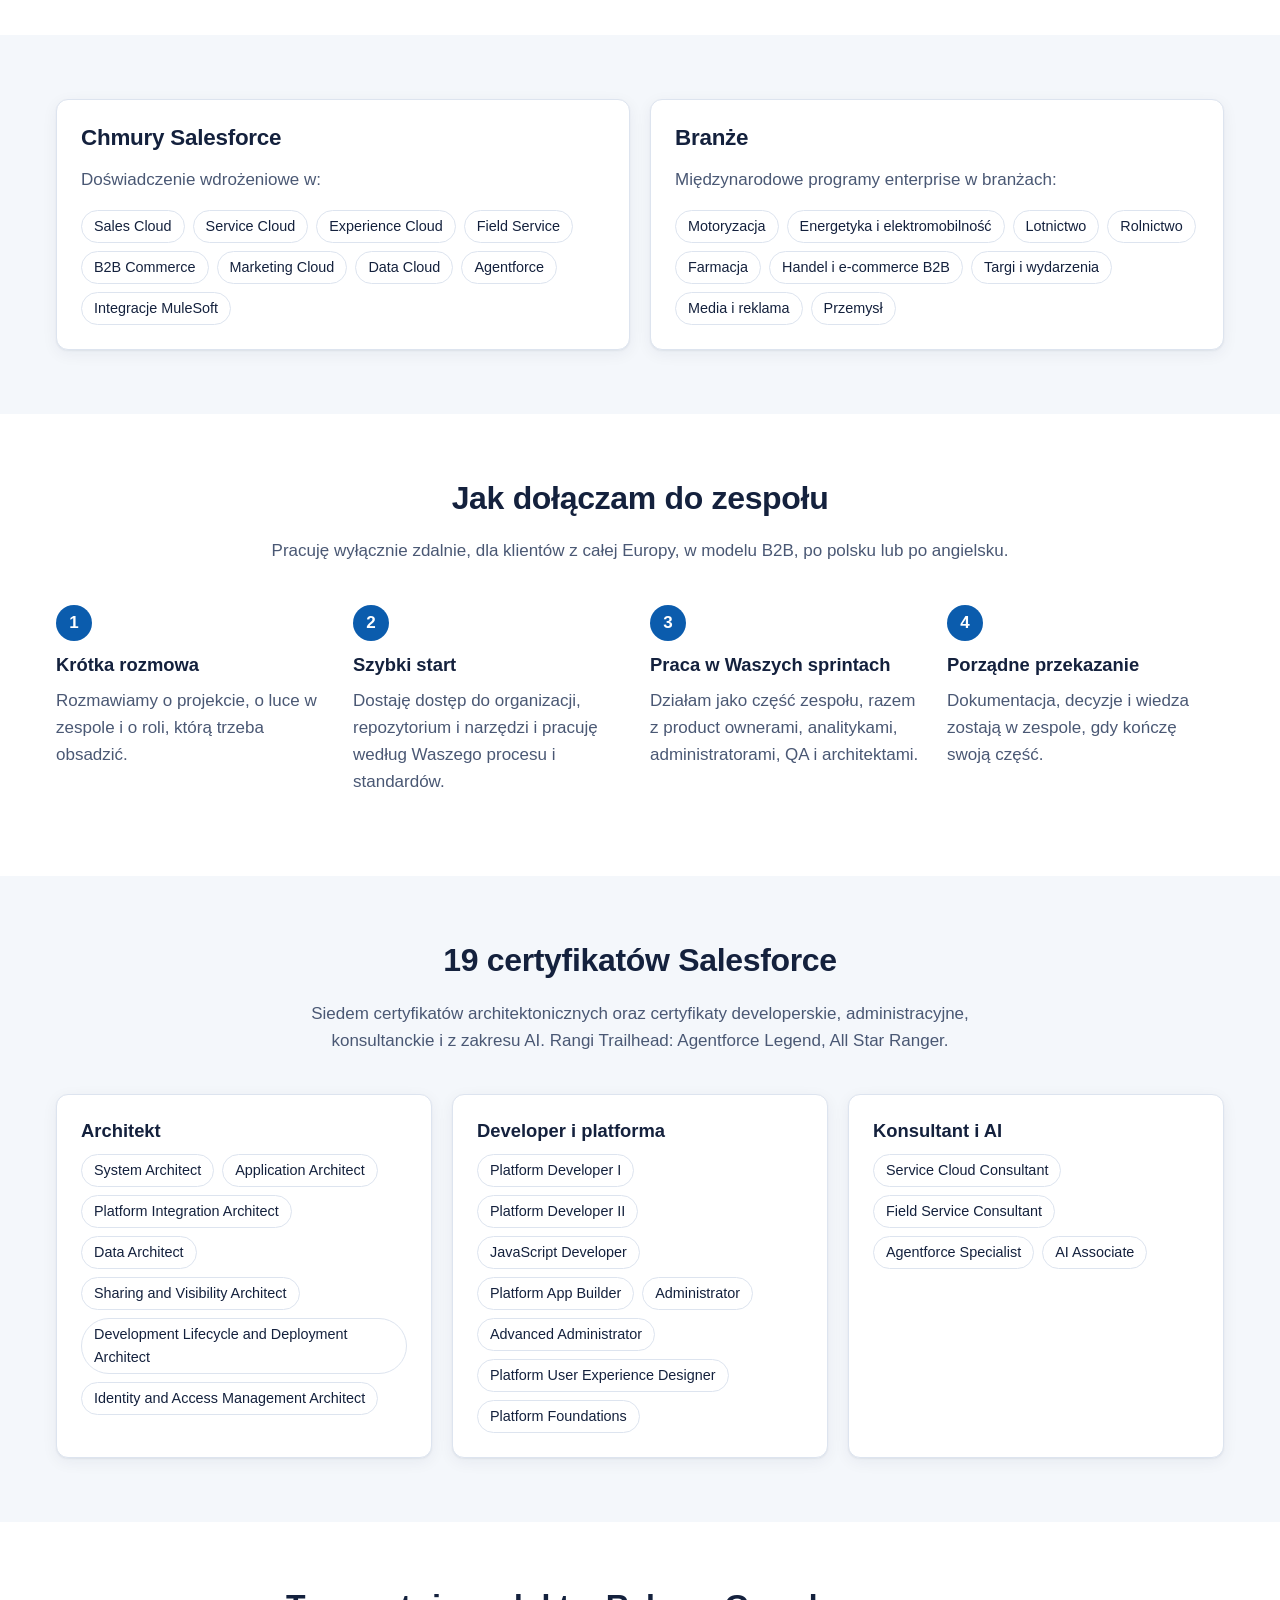
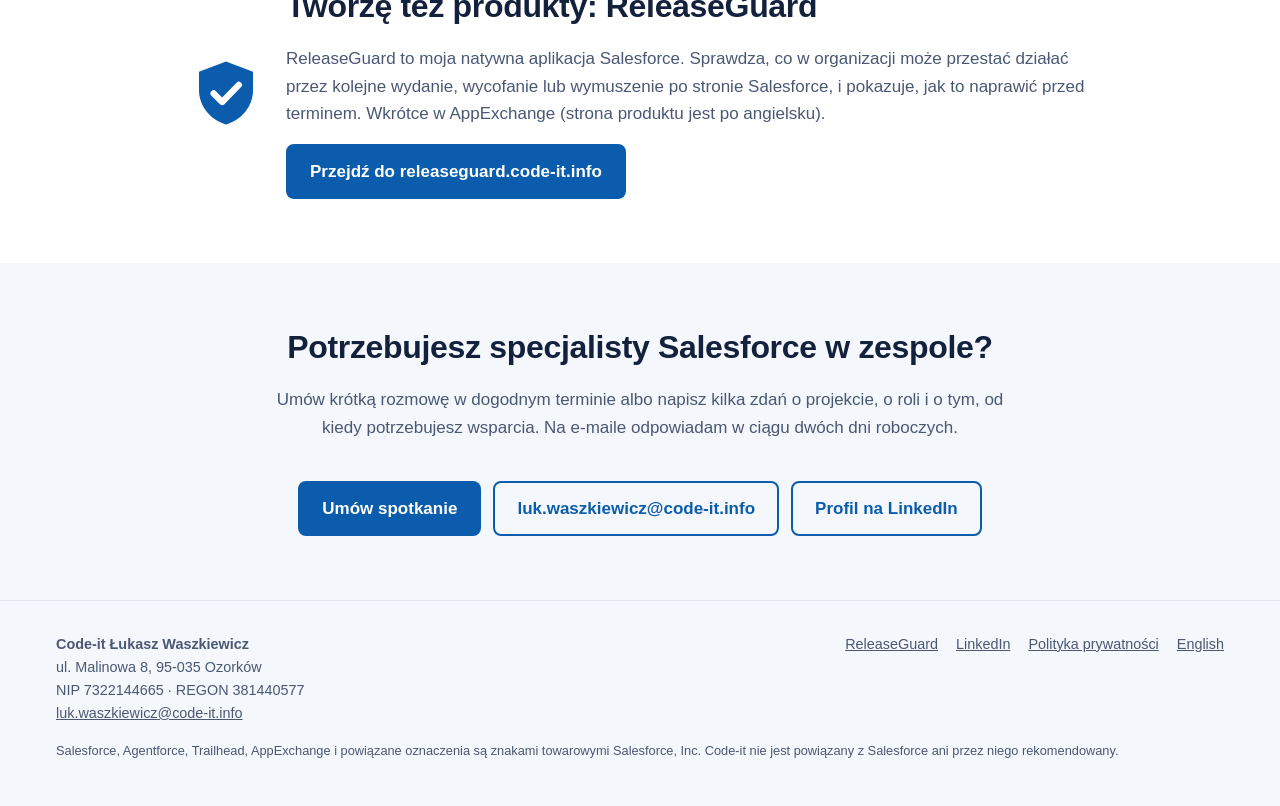
<file: pl/index.html>
<!doctype html>
<html lang="pl">
<head>
  <meta charset="utf-8">
  <meta name="viewport" content="width=device-width, initial-scale=1">
  <title>Code-it — freelancer Salesforce: architekt i developer</title>
  <meta name="description" content="Łukasz Waszkiewicz — freelancer, specjalista, architekt i developer Salesforce. Dołączę do Twojego zespołu w każdej roli: architektura, programowanie, CI/CD, migracje danych i systemów legacy, audyt jakości i bezpieczeństwa organizacji. Ponad 20 projektów, 19 certyfikatów.">
  <link rel="canonical" href="https://code-it.info/pl/">
  <link rel="alternate" hreflang="en" href="https://code-it.info/">
  <link rel="alternate" hreflang="pl" href="https://code-it.info/pl/">
  <link rel="icon" href="../assets/favicon.svg" type="image/svg+xml">
  <link rel="stylesheet" href="../assets/style.css">
</head>
<body>
  <a class="skip-link" href="#main">Przejdź do treści</a>

  <header class="site-header">
    <div class="container">
      <a class="brand" href="./">
        <svg viewBox="0 0 32 32" aria-hidden="true"><rect width="32" height="32" rx="7" fill="#0b5cad"/><path d="m12 10-6 6 6 6M20 10l6 6-6 6" fill="none" stroke="#fff" stroke-width="2.8" stroke-linecap="round" stroke-linejoin="round"/></svg>
        Code-it
      </a>
      <nav class="site-nav" aria-label="Menu główne">
        <a href="#role">Role</a>
        <a href="#uslugi">Usługi</a>
        <a href="#szkolenia">Szkolenia</a>
        <a href="#certyfikaty">Certyfikaty</a>
        <a href="#kontakt">Kontakt</a>
        <a class="lang-switch" href="../" hreflang="en" lang="en" aria-label="English version">EN</a>
      </nav>
    </div>
  </header>

  <main id="main">
    <section class="hero">
      <div class="container hero-grid">
        <div>
          <span class="eyebrow">Freelancer Salesforce · Architekt · Developer</span>
          <h1>Ekspert Salesforce, który dołączy do Twojego zespołu w roli, jakiej potrzebujesz</h1>
          <p class="lead">Nazywam się Łukasz Waszkiewicz. Mogę dołączyć do projektu jako architekt, tech lead,
            developer, inżynier DevOps albo specjalista od migracji danych. Zaprojektuję system, zbuduję go,
            zautomatyzuję wdrożenia i sprawdzę organizację pod kątem jakości i bezpieczeństwa.</p>
          <div class="actions">
            <a class="button button-primary" href="https://calendar.app.google/eNBjbJVFZvxkQEmh6" target="_blank" rel="noopener">Umów spotkanie</a>
            <a class="button button-outline" href="#uslugi">Zobacz, co robię</a>
          </div>
        </div>
        <figure class="portrait">
          <img src="../assets/lukasz-waszkiewicz.jpg" width="720" height="900" alt="Łukasz Waszkiewicz">
        </figure>
      </div>
    </section>

    <section class="stats" aria-label="Najważniejsze liczby">
      <div class="container">
        <ul>
          <li><strong>10+ lat</strong>pracy z Salesforce</li>
          <li><strong>20+ projektów</strong>w różnych rolach</li>
          <li><strong>19</strong>certyfikatów Salesforce</li>
          <li><strong>7</strong>certyfikatów architektonicznych</li>
        </ul>
      </div>
    </section>

    <section class="section section-soft" id="klienci">
      <div class="container">
        <h2>Marki, dla których realizowałem projekty Salesforce</h2>
        <ul class="logos">
          <li><img src="../assets/clients/volkswagen.svg" alt="Volkswagen" loading="lazy"></li>
          <li><img src="../assets/clients/audi.svg" alt="Audi" loading="lazy"></li>
          <li><img src="../assets/clients/cupra.svg" alt="Cupra" loading="lazy"></li>
          <li><img src="../assets/clients/seat.svg" alt="SEAT" loading="lazy"></li>
          <li><img src="../assets/clients/bugatti.svg" alt="Bugatti" loading="lazy"></li>
          <li><img src="../assets/clients/elli.svg" alt="Elli" loading="lazy"></li>
          <li><img src="../assets/clients/airbus.svg" alt="Airbus" loading="lazy"></li>
          <li><img src="../assets/clients/iata.svg" alt="IATA" loading="lazy"></li>
          <li><img src="../assets/clients/messe-muenchen.svg" alt="Messe München" loading="lazy"></li>
          <li><img src="../assets/clients/adidas.svg" alt="adidas" loading="lazy"></li>
          <li><img src="../assets/clients/roche.svg" alt="Roche" loading="lazy"></li>
        </ul>
        <p class="logos-note">Projekty realizowane jako freelancer, bezpośrednio lub przez partnerów konsultingowych.
          Logotypy są znakami towarowymi ich właścicieli.</p>
      </div>
    </section>

    <section class="section" id="dlaczego">
      <div class="container">
        <h2>Dlaczego zespoły mnie zatrudniają</h2>
        <div class="grid">
          <article class="card">
            <div class="icon"><svg viewBox="0 0 24 24" fill="none" stroke="currentColor" stroke-width="2" stroke-linecap="round" stroke-linejoin="round" aria-hidden="true"><ellipse cx="12" cy="5" rx="8" ry="3"/><path d="M4 5v6c0 1.7 3.6 3 8 3s8-1.3 8-3V5"/><path d="M4 11v6c0 1.7 3.6 3 8 3s8-1.3 8-3v-6"/></svg></div>
            <h3>Prowadziłem duże migracje</h3>
            <p class="muted">Prowadziłem duże migracje danych do Salesforce oraz migracje z systemów legacy do
              nowoczesnych rozwiązań: od mapowania i czyszczenia danych, przez przełączenie, po walidację
              z biznesem.</p>
          </article>
          <article class="card">
            <div class="icon"><svg viewBox="0 0 24 24" fill="none" stroke="currentColor" stroke-width="2" stroke-linecap="round" stroke-linejoin="round" aria-hidden="true"><rect x="3" y="3" width="7" height="7" rx="1"/><rect x="14" y="3" width="7" height="7" rx="1"/><rect x="8.5" y="14" width="7" height="7" rx="1"/><path d="M6.5 10v2h11v-2M12 12v2"/></svg></div>
            <h3>Projektowałem duże systemy CRM</h3>
            <p class="muted">Przygotowywałem architekturę dużych, międzynarodowych systemów CRM zintegrowanych
              z systemami zewnętrznymi, w tym z systemami ERP takimi jak SAP przez MuleSoft.</p>
          </article>
          <article class="card">
            <div class="icon"><svg viewBox="0 0 24 24" fill="none" stroke="currentColor" stroke-width="2" stroke-linecap="round" stroke-linejoin="round" aria-hidden="true"><path d="M7 10v11H4V10z"/><path d="M7 10l4-7c1.7 0 2.7 1.2 2.4 2.8L13 9h5.5a2 2 0 0 1 2 2.4l-1.4 7A2 2 0 0 1 17.1 20H7"/></svg></div>
            <h3>Zawsze pozytywny feedback</h3>
            <p class="muted">Każda współpraca, w której brałem udział, zakończyła się pozytywnym feedbackiem od
              klienta i zespołu.</p>
          </article>
        </div>
      </div>
    </section>

    <section class="section section-soft" id="role">
      <div class="container">
        <h2>Jedna osoba, każda rola w zespole</h2>
        <p class="section-intro">W ponad 20 projektach pełniłem każdą rolę w zespole wdrożeniowym Salesforce. Wejdę tam,
          gdzie Twój zespół ma teraz lukę, i zmienię rolę, gdy zmieni się etap projektu.</p>
        <ul class="roles">
          <li><strong>Architekt rozwiązań i architekt techniczny</strong><span>Projekt systemu, model danych, model
            bezpieczeństwa, architektura integracji i ład platformy.</span></li>
          <li><strong>Tech lead</strong><span>Standardy wytwarzania, przeglądy projektów i kodu, mentoring
            i spójne decyzje techniczne.</span></li>
          <li><strong>Senior / principal developer</strong><span>Apex, Lightning Web Components, Flow, integracje
            i Agentforce — w jakości produkcyjnej.</span></li>
          <li><strong>Inżynier DevOps i wydań</strong><span>Praca z Git, pipeline'y CI/CD, strategia wdrożeń
            i zarządzanie wydaniami.</span></li>
          <li><strong>Specjalista migracji danych</strong><span>Przeniesienie danych z systemów legacy i innych
            organizacji, z czyszczeniem, mapowaniem i walidacją.</span></li>
          <li><strong>Recenzent i audytor</strong><span>Niezależne spojrzenie na architekturę, jakość kodu
            i bezpieczeństwo organizacji, z planem działań według priorytetów.</span></li>
        </ul>
      </div>
    </section>

    <section class="section" id="uslugi">
      <div class="container">
        <h2>Co mogę zrobić w Twoim projekcie</h2>
        <p class="section-intro">Mogę dostarczyć całą zmianę od początku do końca albo przejąć jeden obszar, na który
          Twój zespół nie ma czasu lub doświadczenia.</p>
        <div class="grid">
          <article class="card">
            <div class="icon"><svg viewBox="0 0 24 24" fill="none" stroke="currentColor" stroke-width="2" stroke-linecap="round" stroke-linejoin="round" aria-hidden="true"><rect x="3" y="3" width="7" height="7" rx="1"/><rect x="14" y="3" width="7" height="7" rx="1"/><rect x="8.5" y="14" width="7" height="7" rx="1"/><path d="M6.5 10v2h11v-2M12 12v2"/></svg></div>
            <h3>Architektura systemu</h3>
            <p class="muted">Architektura dużych systemów CRM zintegrowanych z systemami zewnętrznymi: projekt
              rozwiązania obejmujący kilka chmur, skalowalny model danych, współdzielenie i widoczność danych,
              tożsamość i dostęp, wzorce integracji — architektura, którą da się udokumentować i obronić na
              przeglądzie projektu.</p>
          </article>
          <article class="card">
            <div class="icon"><svg viewBox="0 0 24 24" fill="none" stroke="currentColor" stroke-width="2" stroke-linecap="round" stroke-linejoin="round" aria-hidden="true"><path d="M12 3 4 6v6c0 4.6 3.4 8.4 8 9 4.6-.6 8-4.4 8-9V6z"/><path d="m9 12 2 2 4-4"/></svg></div>
            <h3>Audyt jakości i bezpieczeństwa organizacji</h3>
            <p class="muted">Przegląd kodu, automatyzacji, modelu danych, współdzielenia, uprawnień, wyników Security
              Health Check i ryzyk związanych z limitami platformy. Wynikiem jest czytelny raport z priorytetami
              i szacunkiem pracy.</p>
          </article>
          <article class="card">
            <div class="icon"><svg viewBox="0 0 24 24" fill="none" stroke="currentColor" stroke-width="2" stroke-linecap="round" stroke-linejoin="round" aria-hidden="true"><circle cx="6" cy="6" r="2.5"/><circle cx="6" cy="18" r="2.5"/><circle cx="18" cy="12" r="2.5"/><path d="M6 8.5v7M8.5 6h3a4 4 0 0 1 4 4v-.5"/></svg></div>
            <h3>CI/CD i zarządzanie wydaniami</h3>
            <p class="muted">Strategia gałęzi w Git, pipeline'y z Salesforce CLI i wdrożeniami przyrostowymi,
              automatyczna walidacja, testy i statyczna analiza kodu — przewidywalne i powtarzalne wydania.</p>
          </article>
          <article class="card">
            <div class="icon"><svg viewBox="0 0 24 24" fill="none" stroke="currentColor" stroke-width="2" stroke-linecap="round" stroke-linejoin="round" aria-hidden="true"><ellipse cx="12" cy="5" rx="8" ry="3"/><path d="M4 5v6c0 1.7 3.6 3 8 3s8-1.3 8-3V5"/><path d="M4 11v6c0 1.7 3.6 3 8 3s8-1.3 8-3v-6"/></svg></div>
            <h3>Migracje danych</h3>
            <p class="muted">Prowadzę duże migracje z baz legacy, innych systemów CRM i innych organizacji
              Salesforce. Obejmują ETL, czyszczenie danych, mapowanie pól i wartości, duże wolumeny danych
              i walidację z biznesem przed uruchomieniem.</p>
          </article>
          <article class="card">
            <div class="icon"><svg viewBox="0 0 24 24" fill="none" stroke="currentColor" stroke-width="2" stroke-linecap="round" stroke-linejoin="round" aria-hidden="true"><path d="M3 12a9 9 0 0 1 15.5-6.3L21 8"/><path d="M21 3v5h-5"/><path d="M21 12a9 9 0 0 1-15.5 6.3L3 16"/><path d="M3 21v-5h5"/></svg></div>
            <h3>Modernizacja systemów legacy</h3>
            <p class="muted">Refaktoryzacja starego kodu Apex do wzorców enterprise, przeniesienie Workflow Rules
              i Process Buildera do Flow, Visualforce i Aura do LWC oraz migracja starych systemów do Salesforce.</p>
          </article>
          <article class="card">
            <div class="icon"><svg viewBox="0 0 24 24" fill="none" stroke="currentColor" stroke-width="2" stroke-linecap="round" stroke-linejoin="round" aria-hidden="true"><path d="m8 7-5 5 5 5M16 7l5 5-5 5"/></svg></div>
            <h3>Programowanie i integracje</h3>
            <p class="muted">Apex, LWC, Flow, integracje REST i SOAP, Platform Events, portale Experience Cloud
              i Agentforce — odporne na duże wolumeny, przetestowane i gotowe na produkcję.</p>
          </article>
        </div>
      </div>
    </section>

    <section class="section section-soft" id="ai">
      <div class="container">
        <h2>Szybko z AI, solidnie bez niego</h2>
        <p class="section-intro">Korzystam z AI tam, gdzie przyspiesza i poprawia pracę, a platformę znam na tyle
          dobrze, że poradzę sobie bez niego.</p>
        <div class="pair">
          <div class="card">
            <h2>Wdrożenia wspierane przez AI</h2>
            <ul class="check-list">
              <li>Mam teoretyczną i praktyczną wiedzę o wykorzystaniu narzędzi AI przy wdrażaniu rozwiązań
                Salesforce.</li>
              <li>Na co dzień pracuję z Claude Code, ChatGPT i koordynowanymi agentami AI przy analizie, projektowaniu
                rozwiązań, implementacji, przeglądach kodu, testach i wdrożeniach.</li>
              <li>Każdy wynik wygenerowany przez AI sprawdzam i zatwierdzam, zanim trafi do repozytorium lub
                organizacji.</li>
              <li>Dostarczam na produkcję funkcje Agentforce i AI dla użytkowników końcowych.</li>
            </ul>
          </div>
          <div class="card">
            <h2>Ponad 10 lat kodu pisanego „z palca”</h2>
            <ul class="check-list">
              <li>Mam ponad dziesięcioletnie doświadczenie w dostarczaniu rozwiązań pisanych ręcznie, bez
                wykorzystania AI.</li>
              <li>Rozumiem każdą linijkę, którą dostarczam, więc potrafię debugować, recenzować i krytycznie oceniać
                to, co proponuje narzędzie AI.</li>
              <li>Mogę pracować całkowicie bez narzędzi AI, jeśli wymaga tego polityka bezpieczeństwa lub zgodności
                w Twojej firmie.</li>
            </ul>
          </div>
        </div>
      </div>
    </section>

    <section class="section" id="szkolenia">
      <div class="container">
        <h2>Szkolenia z Salesforce dla Twojego zespołu</h2>
        <p class="section-intro">Prowadzę też szkolenia i warsztaty z Salesforce. Są praktyczne, w miarę możliwości
          oparte na Waszej organizacji i Waszym kodzie, i prowadzi je ktoś, kto używa tego wszystkiego na
          produkcji.</p>
        <div class="pair">
          <div class="card">
            <h2>Tematy</h2>
            <ul class="check-list">
              <li>Apex i Lightning Web Components — od podstaw po wzorce enterprise</li>
              <li>Architektura i projektowanie rozwiązań: model danych, integracje, duże wolumeny danych</li>
              <li>Bezpieczeństwo, współdzielenie danych i modele dostępu, także dla użytkowników Experience Cloud</li>
              <li>CI/CD, Git i zarządzanie wydaniami z Salesforce CLI</li>
              <li>Flow i automatyzacja dla administratorów oraz przejście z Workflow Rules i Process Buildera</li>
              <li>Programowanie wspierane przez AI i Agentforce</li>
              <li>Przygotowanie do certyfikacji — od Platform Developer po certyfikaty architektoniczne</li>
            </ul>
          </div>
          <div class="card">
            <h2>Forma</h2>
            <ul class="check-list">
              <li>Warsztaty zdalne po polsku lub po angielsku</li>
              <li>Program dopasowany do poziomu i celów zespołu</li>
              <li>Ćwiczenia w miarę możliwości na Waszej organizacji i Waszym kodzie</li>
              <li>Pojedyncze sesje albo cykl dla developerów, administratorów lub architektów</li>
              <li>Materiały, które zostają w zespole po szkoleniu</li>
            </ul>
            <div class="actions">
              <a class="button button-brand" href="mailto:luk.waszkiewicz@code-it.info?subject=Zapytanie%20o%20szkolenie%20Salesforce">Zapytaj o szkolenie</a>
            </div>
          </div>
        </div>
        <div class="card speaker">
          <div class="icon"><svg viewBox="0 0 24 24" fill="none" stroke="currentColor" stroke-width="2" stroke-linecap="round" stroke-linejoin="round" aria-hidden="true"><rect x="9" y="3" width="6" height="11" rx="3"/><path d="M5 11a7 7 0 0 0 14 0M12 18v3M8 21h8"/></svg></div>
          <div>
            <h3>Prelegent na konferencjach</h3>
            <p class="muted">Występowałem na konferencjach społeczności Salesforce oraz prowadziłem liczne wewnętrzne
              warsztaty i prezentacje dla zespołów, z którymi pracowałem.</p>
            <ul class="chips">
              <li>Polish Dreamin' 2025</li>
              <li>Czech Dreamin' 2025</li>
              <li>Czech Dreamin' 2026</li>
            </ul>
          </div>
        </div>
      </div>
    </section>

    <section class="section section-soft">
      <div class="container">
        <div class="pair">
          <div class="card">
            <h2>Chmury Salesforce</h2>
            <p class="muted">Doświadczenie wdrożeniowe w:</p>
            <ul class="chips">
              <li>Sales Cloud</li>
              <li>Service Cloud</li>
              <li>Experience Cloud</li>
              <li>Field Service</li>
              <li>B2B Commerce</li>
              <li>Marketing Cloud</li>
              <li>Data Cloud</li>
              <li>Agentforce</li>
              <li>Integracje MuleSoft</li>
            </ul>
          </div>
          <div class="card">
            <h2>Branże</h2>
            <p class="muted">Międzynarodowe programy enterprise w branżach:</p>
            <ul class="chips">
              <li>Motoryzacja</li>
              <li>Energetyka i elektromobilność</li>
              <li>Lotnictwo</li>
              <li>Rolnictwo</li>
              <li>Farmacja</li>
              <li>Handel i e-commerce B2B</li>
              <li>Targi i wydarzenia</li>
              <li>Media i reklama</li>
              <li>Przemysł</li>
            </ul>
          </div>
        </div>
      </div>
    </section>

    <section class="section">
      <div class="container">
        <h2>Jak dołączam do zespołu</h2>
        <p class="section-intro">Pracuję wyłącznie zdalnie, dla klientów z całej Europy, w modelu B2B, po polsku lub po
          angielsku.</p>
        <ol class="steps">
          <li>
            <h3>Krótka rozmowa</h3>
            <p class="muted">Rozmawiamy o projekcie, o luce w zespole i o roli, którą trzeba obsadzić.</p>
          </li>
          <li>
            <h3>Szybki start</h3>
            <p class="muted">Dostaję dostęp do organizacji, repozytorium i narzędzi i pracuję według Waszego procesu
              i standardów.</p>
          </li>
          <li>
            <h3>Praca w Waszych sprintach</h3>
            <p class="muted">Działam jako część zespołu, razem z product ownerami, analitykami, administratorami, QA
              i architektami.</p>
          </li>
          <li>
            <h3>Porządne przekazanie</h3>
            <p class="muted">Dokumentacja, decyzje i wiedza zostają w zespole, gdy kończę swoją część.</p>
          </li>
        </ol>
      </div>
    </section>


    <section class="section section-soft" id="certyfikaty">
      <div class="container">
        <h2>19 certyfikatów Salesforce</h2>
        <p class="section-intro">Siedem certyfikatów architektonicznych oraz certyfikaty developerskie,
          administracyjne, konsultanckie i z zakresu AI. Rangi Trailhead: Agentforce Legend, All Star Ranger.</p>
        <div class="grid">
          <div class="card cert-group">
            <h3>Architekt</h3>
            <ul class="chips">
              <li>System Architect</li>
              <li>Application Architect</li>
              <li>Platform Integration Architect</li>
              <li>Data Architect</li>
              <li>Sharing and Visibility Architect</li>
              <li>Development Lifecycle and Deployment Architect</li>
              <li>Identity and Access Management Architect</li>
            </ul>
          </div>
          <div class="card cert-group">
            <h3>Developer i platforma</h3>
            <ul class="chips">
              <li>Platform Developer I</li>
              <li>Platform Developer II</li>
              <li>JavaScript Developer</li>
              <li>Platform App Builder</li>
              <li>Administrator</li>
              <li>Advanced Administrator</li>
              <li>Platform User Experience Designer</li>
              <li>Platform Foundations</li>
            </ul>
          </div>
          <div class="card cert-group">
            <h3>Konsultant i AI</h3>
            <ul class="chips">
              <li>Service Cloud Consultant</li>
              <li>Field Service Consultant</li>
              <li>Agentforce Specialist</li>
              <li>AI Associate</li>
            </ul>
          </div>
        </div>
      </div>
    </section>

    <section class="section" id="releaseguard">
      <div class="container">
        <div class="product">
          <svg viewBox="0 0 32 32" aria-hidden="true"><path d="M16 2 4 6.5v8.2c0 7.3 5.1 13.3 12 15.3 6.9-2 12-8 12-15.3V6.5L16 2z" fill="#0b5cad"/><path d="m10.5 16.2 3.8 3.8 7.4-7.6" fill="none" stroke="#fff" stroke-width="2.8" stroke-linecap="round" stroke-linejoin="round"/></svg>
          <div>
            <h2>Tworzę też produkty: ReleaseGuard</h2>
            <p class="muted">ReleaseGuard to moja natywna aplikacja Salesforce. Sprawdza, co w organizacji może
              przestać działać przez kolejne wydanie, wycofanie lub wymuszenie po stronie Salesforce, i pokazuje, jak to
              naprawić przed terminem. Wkrótce w AppExchange (strona produktu jest po angielsku).</p>
            <div class="actions">
              <a class="button button-brand" href="https://releaseguard.code-it.info" hreflang="en">Przejdź do releaseguard.code-it.info</a>
            </div>
          </div>
        </div>
      </div>
    </section>

    <section class="section section-soft contact" id="kontakt">
      <div class="container">
        <h2>Potrzebujesz specjalisty Salesforce w zespole?</h2>
        <p class="section-intro">Umów krótką rozmowę w dogodnym terminie albo napisz kilka zdań o projekcie, o roli
          i o tym, od kiedy potrzebujesz wsparcia. Na e-maile odpowiadam w ciągu dwóch dni roboczych.</p>
        <div class="actions">
          <a class="button button-brand" href="https://calendar.app.google/eNBjbJVFZvxkQEmh6" target="_blank" rel="noopener">Umów spotkanie</a>
          <a class="button button-brand-outline" href="mailto:luk.waszkiewicz@code-it.info?subject=Zapytanie%20o%20wsp%C3%B3%C5%82prac%C4%99%20Salesforce">luk.waszkiewicz@code-it.info</a>
          <a class="button button-brand-outline" href="https://www.linkedin.com/in/lukwaszkiewicz" rel="noopener">Profil na LinkedIn</a>
        </div>
      </div>
    </section>
  </main>

  <footer class="site-footer">
    <div class="container">
      <address>
        <strong>Code-it Łukasz Waszkiewicz</strong><br>
        ul. Malinowa 8, 95-035 Ozorków<br>
        NIP 7322144665 · REGON 381440577<br>
        <a href="mailto:luk.waszkiewicz@code-it.info">luk.waszkiewicz@code-it.info</a>
      </address>
      <nav aria-label="Stopka">
        <a href="https://releaseguard.code-it.info" hreflang="en">ReleaseGuard</a>
        <a href="https://www.linkedin.com/in/lukwaszkiewicz" rel="noopener">LinkedIn</a>
        <a href="privacy.html">Polityka prywatności</a>
        <a href="../" hreflang="en" lang="en">English</a>
      </nav>
      <p class="disclaimer">Salesforce, Agentforce, Trailhead, AppExchange i powiązane oznaczenia są znakami towarowymi
        Salesforce, Inc. Code-it nie jest powiązany z Salesforce ani przez niego rekomendowany.</p>
    </div>
  </footer>
</body>
</html>
</file>
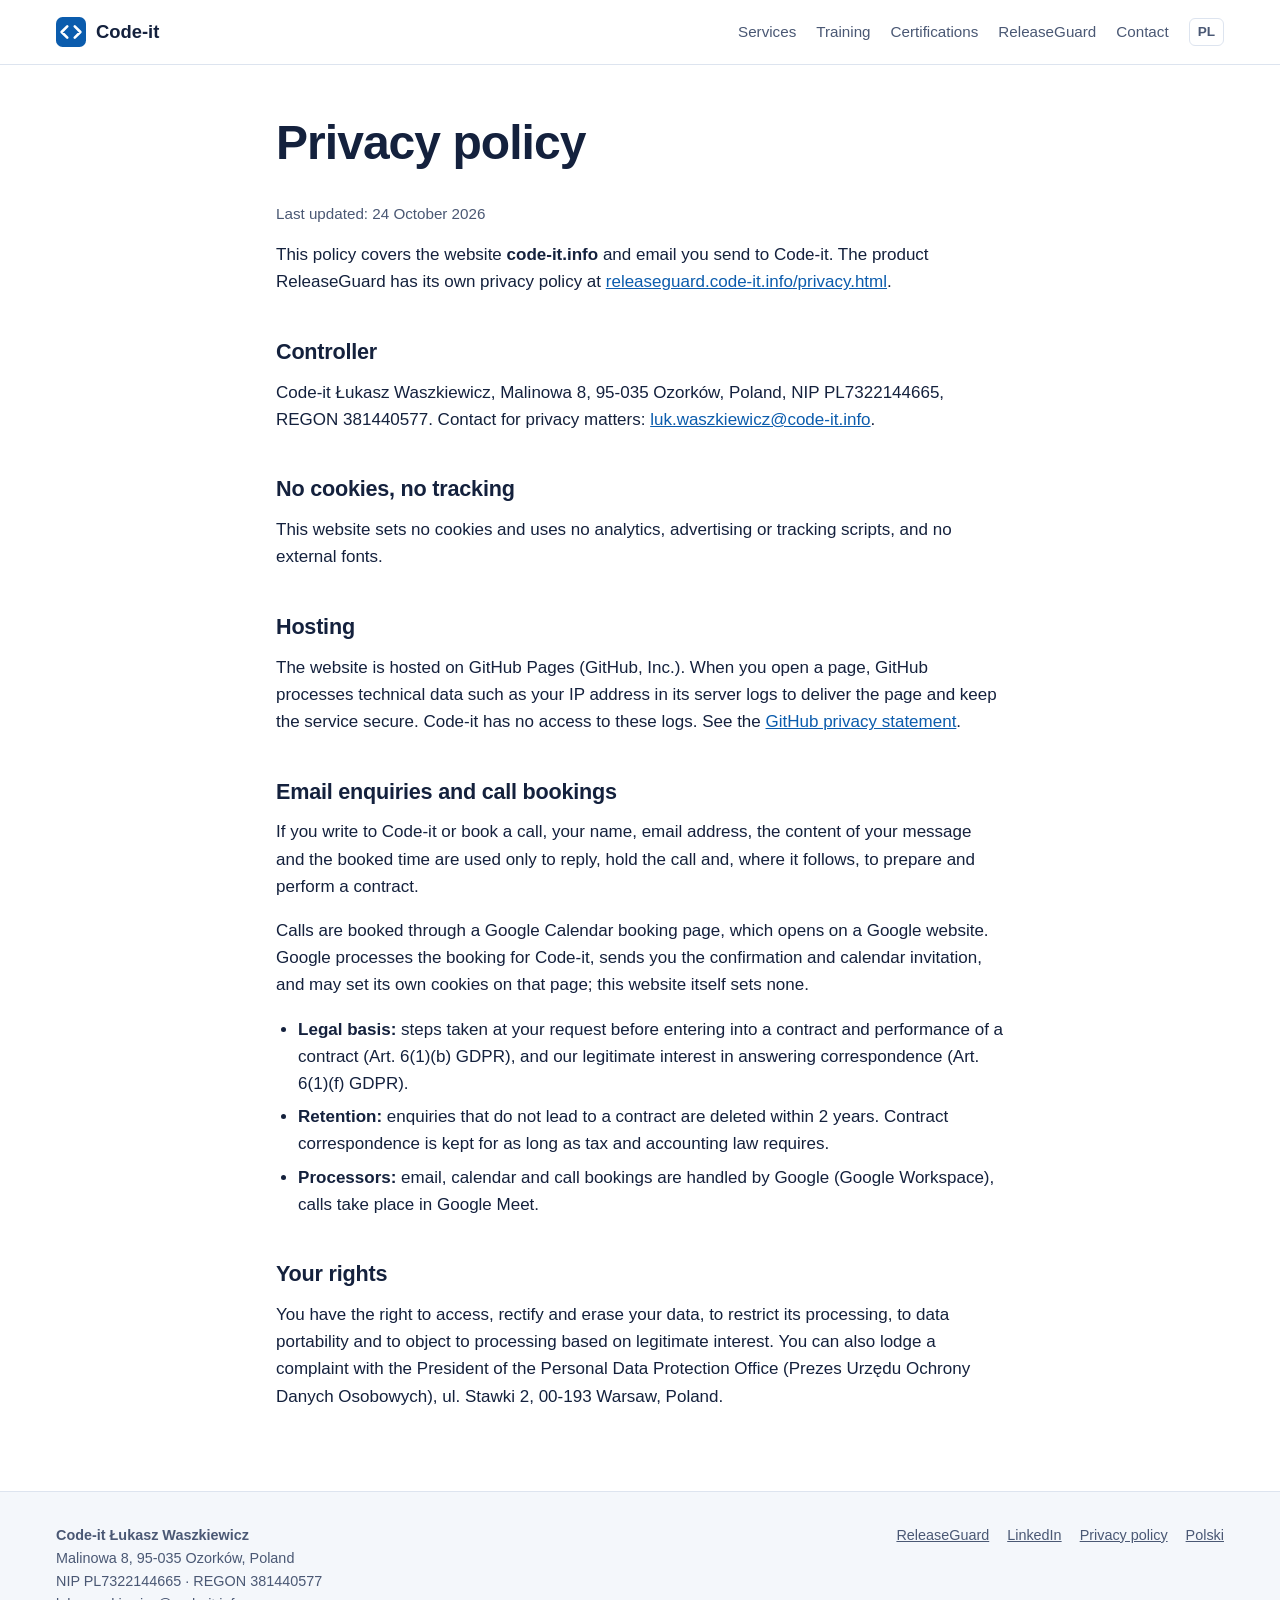
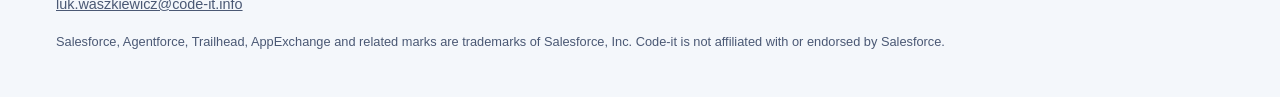
<file: privacy.html>
<!doctype html>
<html lang="en">
<head>
  <meta charset="utf-8">
  <meta name="viewport" content="width=device-width, initial-scale=1">
  <title>Privacy policy — Code-it</title>
  <meta name="description" content="How Code-it handles personal data on code-it.info and in email enquiries.">
  <link rel="canonical" href="https://code-it.info/privacy.html">
  <link rel="alternate" hreflang="en" href="https://code-it.info/privacy.html">
  <link rel="alternate" hreflang="pl" href="https://code-it.info/pl/privacy.html">
  <link rel="icon" href="assets/favicon.svg" type="image/svg+xml">
  <link rel="stylesheet" href="assets/style.css">
</head>
<body>
  <a class="skip-link" href="#main">Skip to content</a>

  <header class="site-header">
    <div class="container">
      <a class="brand" href="./">
        <svg viewBox="0 0 32 32" aria-hidden="true"><rect width="32" height="32" rx="7" fill="#0b5cad"/><path d="m12 10-6 6 6 6M20 10l6 6-6 6" fill="none" stroke="#fff" stroke-width="2.8" stroke-linecap="round" stroke-linejoin="round"/></svg>
        Code-it
      </a>
      <nav class="site-nav" aria-label="Main">
        <a href="./#services">Services</a>
        <a href="./#training">Training</a>
        <a href="./#certifications">Certifications</a>
        <a href="./#releaseguard">ReleaseGuard</a>
        <a href="./#contact">Contact</a>
        <a class="lang-switch" href="pl/privacy.html" hreflang="pl" lang="pl" aria-label="Polska wersja strony">PL</a>
      </nav>
    </div>
  </header>

  <main id="main" class="prose">
    <h1>Privacy policy</h1>
    <p class="updated">Last updated: 24 October 2026</p>

    <p>This policy covers the website <strong>code-it.info</strong> and email you send to Code-it. The product
      ReleaseGuard has its own privacy policy at
      <a href="https://releaseguard.code-it.info/privacy.html">releaseguard.code-it.info/privacy.html</a>.</p>

    <h2>Controller</h2>
    <p>Code-it Łukasz Waszkiewicz, Malinowa 8, 95-035 Ozorków, Poland, NIP PL7322144665, REGON 381440577.
      Contact for privacy matters: <a href="mailto:luk.waszkiewicz@code-it.info">luk.waszkiewicz@code-it.info</a>.</p>

    <h2>No cookies, no tracking</h2>
    <p>This website sets no cookies and uses no analytics, advertising or tracking scripts, and no external fonts.</p>

    <h2>Hosting</h2>
    <p>The website is hosted on GitHub Pages (GitHub, Inc.). When you open a page, GitHub processes technical data such
      as your IP address in its server logs to deliver the page and keep the service secure. Code-it has no access to
      these logs. See the
      <a href="https://docs.github.com/en/site-policy/privacy-policies/github-general-privacy-statement">GitHub
      privacy statement</a>.</p>

    <h2>Email enquiries and call bookings</h2>
    <p>If you write to Code-it or book a call, your name, email address, the content of your message and the booked
      time are used only to reply, hold the call and, where it follows, to prepare and perform a contract.</p>
    <p>Calls are booked through a Google Calendar booking page, which opens on a Google website. Google processes the
      booking for Code-it, sends you the confirmation and calendar invitation, and may set its own cookies on that
      page; this website itself sets none.</p>
    <ul>
      <li><strong>Legal basis:</strong> steps taken at your request before entering into a contract and performance of
        a contract (Art. 6(1)(b) GDPR), and our legitimate interest in answering correspondence (Art. 6(1)(f)
        GDPR).</li>
      <li><strong>Retention:</strong> enquiries that do not lead to a contract are deleted within 2 years. Contract
        correspondence is kept for as long as tax and accounting law requires.</li>
      <li><strong>Processors:</strong> email, calendar and call bookings are handled by Google (Google Workspace),
        calls take place in Google Meet.</li>
    </ul>

    <h2>Your rights</h2>
    <p>You have the right to access, rectify and erase your data, to restrict its processing, to data portability and
      to object to processing based on legitimate interest. You can also lodge a complaint with the President of the
      Personal Data Protection Office (Prezes Urzędu Ochrony Danych Osobowych), ul. Stawki 2, 00-193 Warsaw,
      Poland.</p>
  </main>

  <footer class="site-footer">
    <div class="container">
      <address>
        <strong>Code-it Łukasz Waszkiewicz</strong><br>
        Malinowa 8, 95-035 Ozorków, Poland<br>
        NIP PL7322144665 · REGON 381440577<br>
        <a href="mailto:luk.waszkiewicz@code-it.info">luk.waszkiewicz@code-it.info</a>
      </address>
      <nav aria-label="Footer">
        <a href="https://releaseguard.code-it.info">ReleaseGuard</a>
        <a href="https://www.linkedin.com/in/lukwaszkiewicz" rel="noopener">LinkedIn</a>
        <a href="privacy.html" aria-current="page">Privacy policy</a>
        <a href="pl/privacy.html" hreflang="pl" lang="pl">Polski</a>
      </nav>
      <p class="disclaimer">Salesforce, Agentforce, Trailhead, AppExchange and related marks are trademarks of
        Salesforce, Inc. Code-it is not affiliated with or endorsed by Salesforce.</p>
    </div>
  </footer>
</body>
</html>
</file>
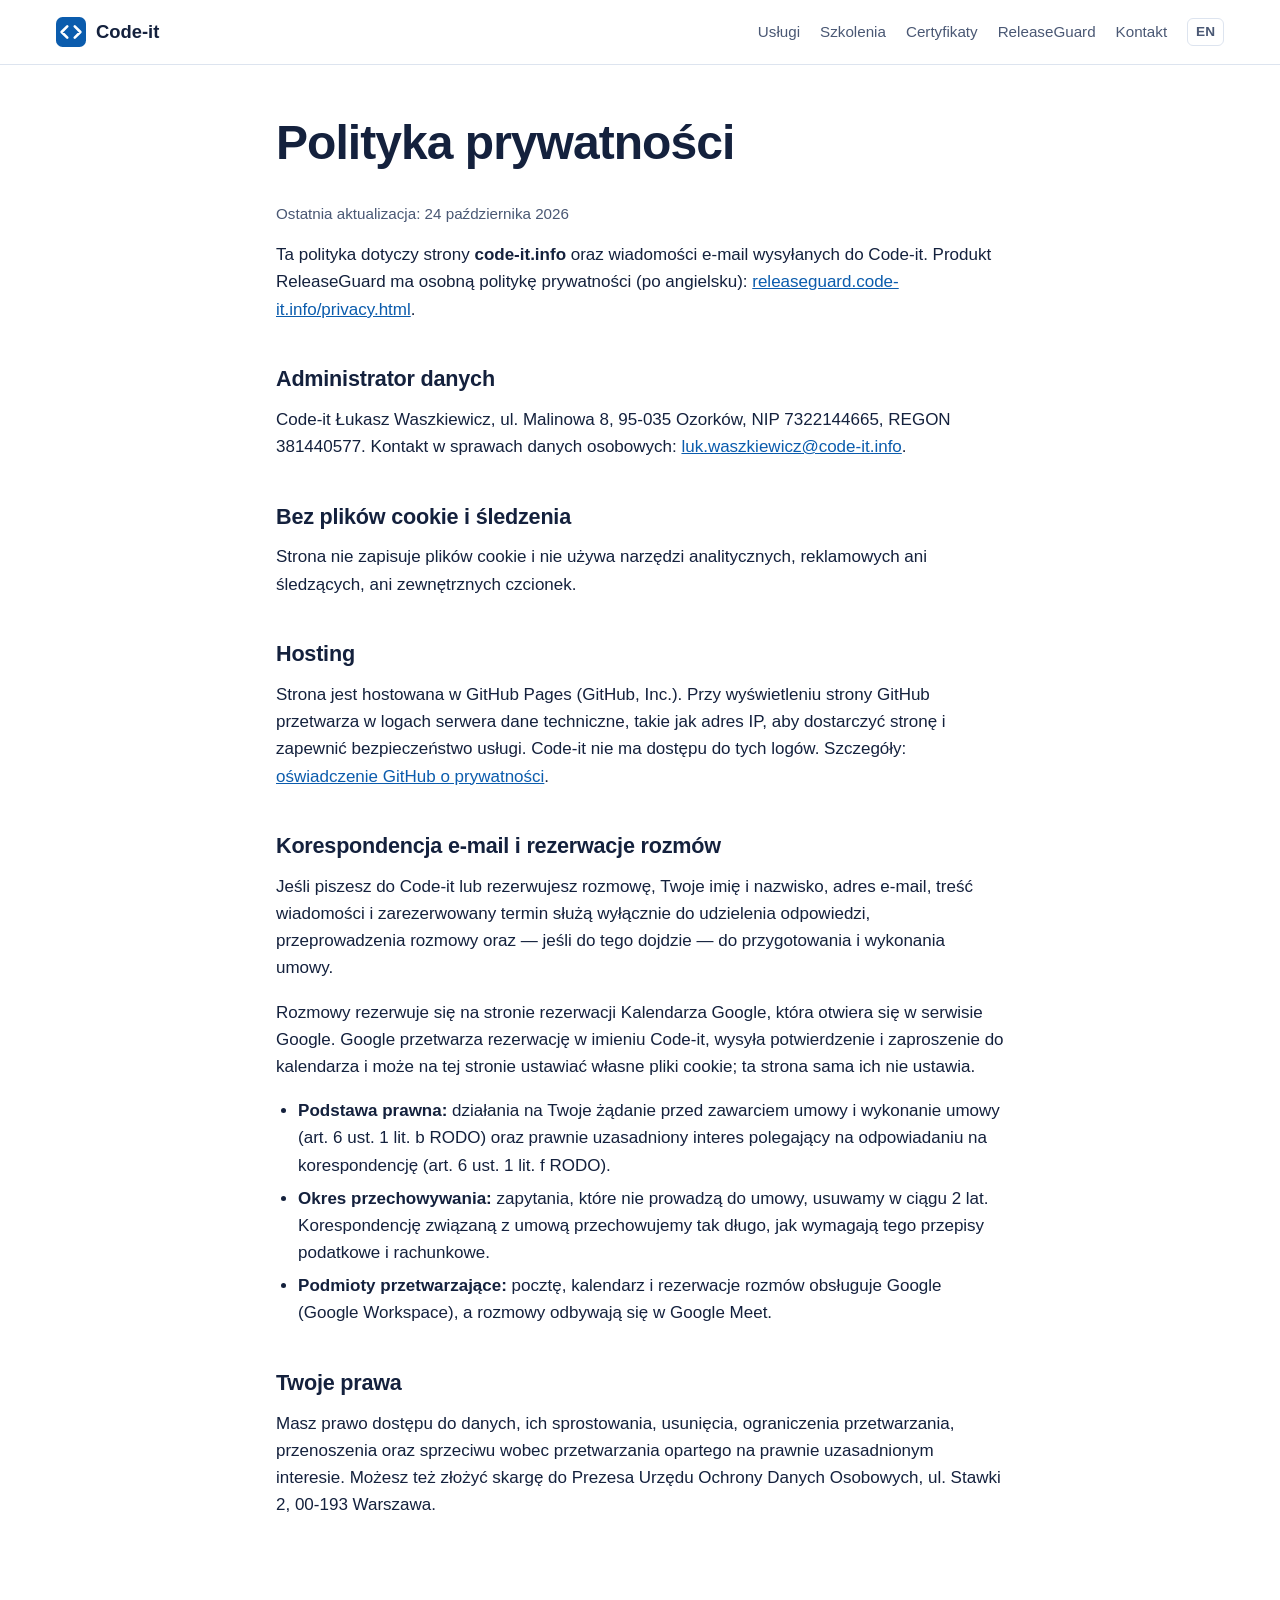
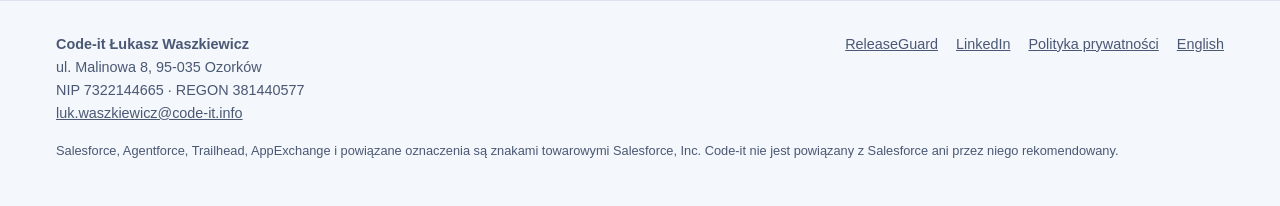
<file: pl/privacy.html>
<!doctype html>
<html lang="pl">
<head>
  <meta charset="utf-8">
  <meta name="viewport" content="width=device-width, initial-scale=1">
  <title>Polityka prywatności — Code-it</title>
  <meta name="description" content="Jak Code-it przetwarza dane osobowe na stronie code-it.info i w korespondencji e-mail.">
  <link rel="canonical" href="https://code-it.info/pl/privacy.html">
  <link rel="alternate" hreflang="en" href="https://code-it.info/privacy.html">
  <link rel="alternate" hreflang="pl" href="https://code-it.info/pl/privacy.html">
  <link rel="icon" href="../assets/favicon.svg" type="image/svg+xml">
  <link rel="stylesheet" href="../assets/style.css">
</head>
<body>
  <a class="skip-link" href="#main">Przejdź do treści</a>

  <header class="site-header">
    <div class="container">
      <a class="brand" href="./">
        <svg viewBox="0 0 32 32" aria-hidden="true"><rect width="32" height="32" rx="7" fill="#0b5cad"/><path d="m12 10-6 6 6 6M20 10l6 6-6 6" fill="none" stroke="#fff" stroke-width="2.8" stroke-linecap="round" stroke-linejoin="round"/></svg>
        Code-it
      </a>
      <nav class="site-nav" aria-label="Menu główne">
        <a href="./#uslugi">Usługi</a>
        <a href="./#szkolenia">Szkolenia</a>
        <a href="./#certyfikaty">Certyfikaty</a>
        <a href="./#releaseguard">ReleaseGuard</a>
        <a href="./#kontakt">Kontakt</a>
        <a class="lang-switch" href="../privacy.html" hreflang="en" lang="en" aria-label="English version">EN</a>
      </nav>
    </div>
  </header>

  <main id="main" class="prose">
    <h1>Polityka prywatności</h1>
    <p class="updated">Ostatnia aktualizacja: 24 października 2026</p>

    <p>Ta polityka dotyczy strony <strong>code-it.info</strong> oraz wiadomości e-mail wysyłanych do Code-it. Produkt
      ReleaseGuard ma osobną politykę prywatności (po angielsku):
      <a href="https://releaseguard.code-it.info/privacy.html" hreflang="en">releaseguard.code-it.info/privacy.html</a>.</p>

    <h2>Administrator danych</h2>
    <p>Code-it Łukasz Waszkiewicz, ul. Malinowa 8, 95-035 Ozorków, NIP 7322144665, REGON 381440577. Kontakt w
      sprawach danych osobowych: <a href="mailto:luk.waszkiewicz@code-it.info">luk.waszkiewicz@code-it.info</a>.</p>

    <h2>Bez plików cookie i śledzenia</h2>
    <p>Strona nie zapisuje plików cookie i nie używa narzędzi analitycznych, reklamowych ani śledzących, ani
      zewnętrznych czcionek.</p>

    <h2>Hosting</h2>
    <p>Strona jest hostowana w GitHub Pages (GitHub, Inc.). Przy wyświetleniu strony GitHub przetwarza w logach
      serwera dane techniczne, takie jak adres IP, aby dostarczyć stronę i zapewnić bezpieczeństwo usługi. Code-it nie
      ma dostępu do tych logów. Szczegóły:
      <a href="https://docs.github.com/en/site-policy/privacy-policies/github-general-privacy-statement" hreflang="en">oświadczenie
      GitHub o prywatności</a>.</p>

    <h2>Korespondencja e-mail i rezerwacje rozmów</h2>
    <p>Jeśli piszesz do Code-it lub rezerwujesz rozmowę, Twoje imię i nazwisko, adres e-mail, treść wiadomości
      i zarezerwowany termin służą wyłącznie do udzielenia odpowiedzi, przeprowadzenia rozmowy oraz — jeśli do tego
      dojdzie — do przygotowania i wykonania umowy.</p>
    <p>Rozmowy rezerwuje się na stronie rezerwacji Kalendarza Google, która otwiera się w serwisie Google. Google
      przetwarza rezerwację w imieniu Code-it, wysyła potwierdzenie i zaproszenie do kalendarza i może na tej stronie
      ustawiać własne pliki cookie; ta strona sama ich nie ustawia.</p>
    <ul>
      <li><strong>Podstawa prawna:</strong> działania na Twoje żądanie przed zawarciem umowy i wykonanie umowy (art. 6
        ust. 1 lit. b RODO) oraz prawnie uzasadniony interes polegający na odpowiadaniu na korespondencję (art. 6 ust. 1
        lit. f RODO).</li>
      <li><strong>Okres przechowywania:</strong> zapytania, które nie prowadzą do umowy, usuwamy w ciągu 2 lat.
        Korespondencję związaną z umową przechowujemy tak długo, jak wymagają tego przepisy podatkowe i
        rachunkowe.</li>
      <li><strong>Podmioty przetwarzające:</strong> pocztę, kalendarz i rezerwacje rozmów obsługuje Google (Google
        Workspace), a rozmowy odbywają się w Google Meet.</li>
    </ul>

    <h2>Twoje prawa</h2>
    <p>Masz prawo dostępu do danych, ich sprostowania, usunięcia, ograniczenia przetwarzania, przenoszenia oraz
      sprzeciwu wobec przetwarzania opartego na prawnie uzasadnionym interesie. Możesz też złożyć skargę do Prezesa
      Urzędu Ochrony Danych Osobowych, ul. Stawki 2, 00-193 Warszawa.</p>
  </main>

  <footer class="site-footer">
    <div class="container">
      <address>
        <strong>Code-it Łukasz Waszkiewicz</strong><br>
        ul. Malinowa 8, 95-035 Ozorków<br>
        NIP 7322144665 · REGON 381440577<br>
        <a href="mailto:luk.waszkiewicz@code-it.info">luk.waszkiewicz@code-it.info</a>
      </address>
      <nav aria-label="Stopka">
        <a href="https://releaseguard.code-it.info" hreflang="en">ReleaseGuard</a>
        <a href="https://www.linkedin.com/in/lukwaszkiewicz" rel="noopener">LinkedIn</a>
        <a href="privacy.html" aria-current="page">Polityka prywatności</a>
        <a href="../privacy.html" hreflang="en" lang="en">English</a>
      </nav>
      <p class="disclaimer">Salesforce, Agentforce, Trailhead, AppExchange i powiązane oznaczenia są znakami towarowymi
        Salesforce, Inc. Code-it nie jest powiązany z Salesforce ani przez niego rekomendowany.</p>
    </div>
  </footer>
</body>
</html>
</file>
<file: assets/style.css>
/* Code-it company site. No external fonts, scripts or trackers by design. */

:root {
  --bg: #ffffff;
  --bg-soft: #f4f7fb;
  --bg-card: #ffffff;
  --text: #14213d;
  --text-muted: #4a5874;
  --border: #dde4ef;
  --brand: #0b5cad;
  --brand-strong: #08427d;
  --brand-contrast: #ffffff;
  --accent: #12a37a;
  --hero-from: #0a2a52;
  --hero-to: #0b5cad;
  --hero-text: #ffffff;
  --shadow: 0 1px 2px rgba(20, 33, 61, 0.06), 0 4px 16px rgba(20, 33, 61, 0.06);
  --radius: 12px;
  --max: 1200px;
}

@media (prefers-color-scheme: dark) {
  :root {
    --bg: #0d1420;
    --bg-soft: #121b2b;
    --bg-card: #162134;
    --text: #e6ecf5;
    --text-muted: #a3b1c8;
    --border: #26344d;
    --brand: #5aa6f0;
    --brand-strong: #8cc2f7;
    --brand-contrast: #0d1420;
    --accent: #3ccf9f;
    --hero-from: #0a1a33;
    --hero-to: #11386a;
    --shadow: 0 1px 2px rgba(0, 0, 0, 0.3), 0 4px 16px rgba(0, 0, 0, 0.25);
  }
}

*,
*::before,
*::after {
  box-sizing: border-box;
}

html {
  -webkit-text-size-adjust: 100%;
  scroll-behavior: smooth;
}

@media (prefers-reduced-motion: reduce) {
  html {
    scroll-behavior: auto;
  }
}

body {
  margin: 0;
  background: var(--bg);
  color: var(--text);
  font-family: -apple-system, BlinkMacSystemFont, "Segoe UI", Roboto, "Helvetica Neue", Arial, sans-serif;
  font-size: 17px;
  line-height: 1.6;
}

a {
  color: var(--brand);
}

a:hover {
  color: var(--brand-strong);
}

h1,
h2,
h3 {
  line-height: 1.25;
  margin: 0 0 0.6em;
}

h1 {
  font-size: clamp(2rem, 5vw, 3rem);
  letter-spacing: -0.02em;
}

h2 {
  font-size: clamp(1.5rem, 3.2vw, 2rem);
  letter-spacing: -0.01em;
}

h3 {
  font-size: 1.15rem;
}

p {
  margin: 0 0 1em;
}

.container {
  max-width: var(--max);
  margin: 0 auto;
  padding: 0 16px;
}

.skip-link {
  position: absolute;
  left: -9999px;
}

.skip-link:focus {
  left: 16px;
  top: 8px;
  background: var(--bg-card);
  padding: 8px 12px;
  z-index: 10;
}

/* Anchored sections must not hide under the sticky header. */
section[id] {
  scroll-margin-top: 72px;
}

/* Header */

.site-header {
  border-bottom: 1px solid var(--border);
  background: var(--bg);
  position: sticky;
  top: 0;
  z-index: 5;
}

.site-header .container {
  display: flex;
  align-items: center;
  justify-content: space-between;
  gap: 16px;
  min-height: 64px;
  flex-wrap: wrap;
}

.brand {
  display: inline-flex;
  align-items: center;
  gap: 10px;
  font-weight: 700;
  font-size: 1.15rem;
  color: var(--text);
  text-decoration: none;
}

.brand svg {
  width: 30px;
  height: 30px;
  flex: none;
}

.site-nav {
  display: flex;
  flex-wrap: wrap;
  align-items: center;
  gap: 4px 20px;
}

.site-nav a {
  color: var(--text-muted);
  text-decoration: none;
  font-size: 0.95rem;
  padding: 6px 0;
}

.site-nav a:hover,
.site-nav a[aria-current="page"] {
  color: var(--text);
}

.site-nav a[aria-current="page"] {
  font-weight: 600;
}

.site-nav .lang-switch {
  border: 1px solid var(--border);
  border-radius: 6px;
  padding: 2px 8px;
  font-weight: 600;
  font-size: 0.85rem;
}

/* Hero */

.hero {
  background: linear-gradient(135deg, var(--hero-from), var(--hero-to));
  color: var(--hero-text);
  padding: 88px 0 96px;
  text-align: center;
}

.hero h1 {
  max-width: 900px;
  margin-left: auto;
  margin-right: auto;
}

.hero p.lead {
  font-size: 1.2rem;
  max-width: 760px;
  margin-left: auto;
  margin-right: auto;
  opacity: 0.92;
}

.hero .actions {
  justify-content: center;
}

/* Business-card hero: text beside the portrait, portrait above the text on narrow screens. */
.hero-grid {
  display: grid;
  gap: 48px;
  grid-template-columns: 1fr 340px;
  align-items: center;
  text-align: left;
}

.hero-grid h1,
.hero-grid p.lead {
  margin-left: 0;
  margin-right: 0;
}

.hero-grid .actions {
  justify-content: flex-start;
}

.portrait {
  margin: 0;
}

.portrait img {
  display: block;
  width: 100%;
  height: auto;
  border-radius: 20px;
  border: 4px solid rgba(255, 255, 255, 0.18);
  box-shadow: 0 16px 48px rgba(0, 0, 0, 0.35);
}

@media (max-width: 860px) {
  .hero-grid {
    grid-template-columns: 1fr;
    gap: 32px;
    text-align: center;
  }

  .hero-grid .actions {
    justify-content: center;
  }

  .portrait {
    order: -1;
    width: 220px;
    margin: 0 auto;
  }

  .portrait img {
    border-radius: 50%;
    aspect-ratio: 1;
    object-fit: cover;
    object-position: 50% 20%;
  }
}

.eyebrow {
  display: inline-block;
  font-size: 0.8rem;
  font-weight: 600;
  letter-spacing: 0.08em;
  text-transform: uppercase;
  padding: 4px 10px;
  border-radius: 999px;
  background: rgba(255, 255, 255, 0.14);
  margin-bottom: 18px;
}

.actions {
  display: flex;
  flex-wrap: wrap;
  gap: 12px;
  margin-top: 28px;
}

.button {
  display: inline-block;
  padding: 12px 22px;
  border-radius: 8px;
  font-weight: 600;
  text-decoration: none;
  border: 2px solid transparent;
}

.button-primary {
  background: #ffffff;
  color: #0a2a52;
}

.button-primary:hover {
  color: #0a2a52;
  background: #e8f1fb;
}

.button-outline {
  border-color: rgba(255, 255, 255, 0.6);
  color: #ffffff;
}

.button-outline:hover {
  color: #ffffff;
  border-color: #ffffff;
}

.button-brand {
  background: var(--brand);
  color: var(--brand-contrast);
}

.button-brand:hover {
  background: var(--brand-strong);
  color: var(--brand-contrast);
}

.button-brand-outline {
  border-color: var(--brand);
  color: var(--brand);
}

.button-brand-outline:hover {
  border-color: var(--brand-strong);
  color: var(--brand-strong);
}

/* Key figures — overlap the bottom of the hero */

.stats {
  margin-top: -48px;
}

.stats ul {
  list-style: none;
  margin: 0;
  padding: 0;
  display: grid;
  gap: 16px;
  grid-template-columns: repeat(auto-fit, minmax(200px, 1fr));
}

.stats li {
  background: var(--bg-card);
  border: 1px solid var(--border);
  border-radius: var(--radius);
  box-shadow: var(--shadow);
  padding: 20px;
  text-align: center;
  color: var(--text-muted);
  font-size: 0.95rem;
}

.stats strong {
  display: block;
  color: var(--text);
  font-size: 1.9rem;
  line-height: 1.2;
}

/* Sections */

.section {
  padding: 64px 0;
}

.section-soft {
  background: var(--bg-soft);
}

/* Section titles and intros sit centred above full-width content, so wide screens stay balanced. */
.section > .container > h2 {
  text-align: center;
}

.section-intro {
  max-width: 760px;
  color: var(--text-muted);
  margin: 0 auto 40px;
  text-align: center;
}

.section > .container > .actions {
  justify-content: center;
}

.grid {
  display: grid;
  gap: 20px;
  grid-template-columns: repeat(auto-fit, minmax(300px, 1fr));
}

.card {
  background: var(--bg-card);
  border: 1px solid var(--border);
  border-radius: var(--radius);
  padding: 24px;
  box-shadow: var(--shadow);
}

.card p:last-child,
.card ul:last-child {
  margin-bottom: 0;
}

.card .icon {
  width: 40px;
  height: 40px;
  border-radius: 10px;
  display: grid;
  place-items: center;
  background: var(--bg-soft);
  color: var(--brand);
  margin-bottom: 14px;
}

.card .icon svg {
  width: 22px;
  height: 22px;
}

.muted {
  color: var(--text-muted);
}

.pair {
  display: grid;
  gap: 20px;
  grid-template-columns: repeat(auto-fit, minmax(300px, 1fr));
  align-items: stretch;
}

.pair > .card h2 {
  font-size: 1.4rem;
}

.check-list {
  list-style: none;
  padding: 0;
  margin: 0 0 1em;
}

.check-list li {
  position: relative;
  padding-left: 28px;
  margin-bottom: 8px;
}

.check-list li::before {
  content: "";
  position: absolute;
  left: 4px;
  top: 0.55em;
  width: 12px;
  height: 7px;
  border-left: 2px solid var(--accent);
  border-bottom: 2px solid var(--accent);
  transform: rotate(-45deg);
}

.chips {
  display: flex;
  flex-wrap: wrap;
  gap: 8px;
  margin: 0 0 1em;
  padding: 0;
  list-style: none;
}

.chips li {
  border: 1px solid var(--border);
  border-radius: 999px;
  padding: 4px 12px;
  font-size: 0.9rem;
  background: var(--bg-card);
}

.section > .container > .chips {
  justify-content: center;
  max-width: 900px;
  margin-left: auto;
  margin-right: auto;
}

/* Client logos. Tiles stay white in dark mode so every logo keeps its own colours readable. */

.logos {
  list-style: none;
  margin: 0;
  padding: 0;
  display: flex;
  flex-wrap: wrap;
  justify-content: center;
  gap: 12px;
}

.logos li {
  width: min(160px, calc(50% - 6px));
  display: grid;
  place-items: center;
  height: 96px;
  padding: 16px 20px;
  background: #ffffff;
  border: 1px solid var(--border);
  border-radius: var(--radius);
}

.logos img {
  max-width: 100%;
  max-height: 52px;
  width: auto;
  height: auto;
  filter: grayscale(1);
  opacity: 0.75;
  transition: filter 0.2s ease, opacity 0.2s ease;
}

.logos li:hover img {
  filter: none;
  opacity: 1;
}

.logos-note {
  text-align: center;
  font-size: 0.9rem;
  color: var(--text-muted);
  margin: 16px 0 0;
}

/* Engagement steps */

.steps {
  counter-reset: step;
  list-style: none;
  padding: 0;
  margin: 0;
  display: grid;
  gap: 20px;
  grid-template-columns: repeat(auto-fit, minmax(220px, 1fr));
}

.steps li {
  counter-increment: step;
  position: relative;
  padding-top: 48px;
}

.steps li::before {
  content: counter(step);
  position: absolute;
  top: 0;
  left: 0;
  width: 36px;
  height: 36px;
  border-radius: 50%;
  background: var(--brand);
  color: var(--brand-contrast);
  display: grid;
  place-items: center;
  font-weight: 700;
}

/* Role list inside a card */

.roles {
  list-style: none;
  margin: 0;
  padding: 0;
  display: grid;
  gap: 12px;
  grid-template-columns: repeat(auto-fit, minmax(min(320px, 100%), 1fr));
}

.roles li {
  background: var(--bg-card);
  border: 1px solid var(--border);
  border-left: 4px solid var(--brand);
  border-radius: 8px;
  padding: 14px 16px;
}

.roles strong {
  display: block;
}

.roles span {
  color: var(--text-muted);
  font-size: 0.95rem;
}

/* Speaker highlight below the training cards */

.speaker {
  display: grid;
  grid-template-columns: auto 1fr;
  gap: 4px 16px;
  margin-top: 20px;
}

.speaker .icon {
  margin-bottom: 0;
}

.speaker h3 {
  margin-top: 8px;
}

.speaker .chips {
  margin-bottom: 0;
}

/* Experience timeline */

.timeline {
  list-style: none;
  margin: 0 auto;
  padding: 0;
  max-width: 860px;
  border-left: 2px solid var(--border);
}

.timeline > li {
  position: relative;
  padding: 0 0 28px 28px;
}

.timeline > li:last-child {
  padding-bottom: 0;
}

.timeline > li::before {
  content: "";
  position: absolute;
  left: -8px;
  top: 6px;
  width: 14px;
  height: 14px;
  border-radius: 50%;
  background: var(--bg);
  border: 3px solid var(--brand);
}

.timeline .period {
  display: block;
  font-size: 0.85rem;
  font-weight: 600;
  letter-spacing: 0.04em;
  text-transform: uppercase;
  color: var(--brand);
}

.timeline h3 {
  margin: 2px 0 4px;
}

.timeline p {
  margin: 0;
  color: var(--text-muted);
}

.timeline .chips {
  margin: 10px 0 0;
}

.timeline .chips li {
  font-size: 0.8rem;
  padding: 2px 10px;
}

/* Certifications */

.cert-group h3 {
  margin-bottom: 12px;
}

.cert-group .chips {
  margin-bottom: 0;
}

/* Product teaser */

.product {
  display: grid;
  gap: 24px;
  grid-template-columns: auto 1fr;
  align-items: center;
  max-width: 900px;
  margin: 0 auto;
}

.product svg {
  width: 72px;
  height: 72px;
}

.product .actions {
  margin-top: 8px;
}

@media (max-width: 560px) {
  .product {
    grid-template-columns: 1fr;
    text-align: center;
  }

  .product svg {
    margin: 0 auto;
  }

  .product .actions {
    justify-content: center;
  }
}

/* Contact */

.contact {
  text-align: center;
}

.contact .actions {
  justify-content: center;
}

/* Long-form pages */

.prose {
  max-width: 760px;
  padding: 48px 16px 64px;
  margin: 0 auto;
}

.prose h2 {
  font-size: 1.35rem;
  margin-top: 2em;
}

.prose ul {
  padding-left: 1.3em;
  margin: 0 0 1em;
}

.prose li {
  margin-bottom: 6px;
}

.updated {
  color: var(--text-muted);
  font-size: 0.95rem;
}

/* Footer */

.site-footer {
  border-top: 1px solid var(--border);
  background: var(--bg-soft);
  padding: 32px 0;
  font-size: 0.9rem;
  color: var(--text-muted);
}

.site-footer .container {
  display: flex;
  flex-wrap: wrap;
  justify-content: space-between;
  gap: 16px 32px;
}

.site-footer nav {
  display: flex;
  flex-wrap: wrap;
  gap: 8px 18px;
}

.site-footer a {
  color: var(--text-muted);
}

.site-footer address {
  font-style: normal;
}

.disclaimer {
  flex-basis: 100%;
  font-size: 0.8rem;
}
</file>
